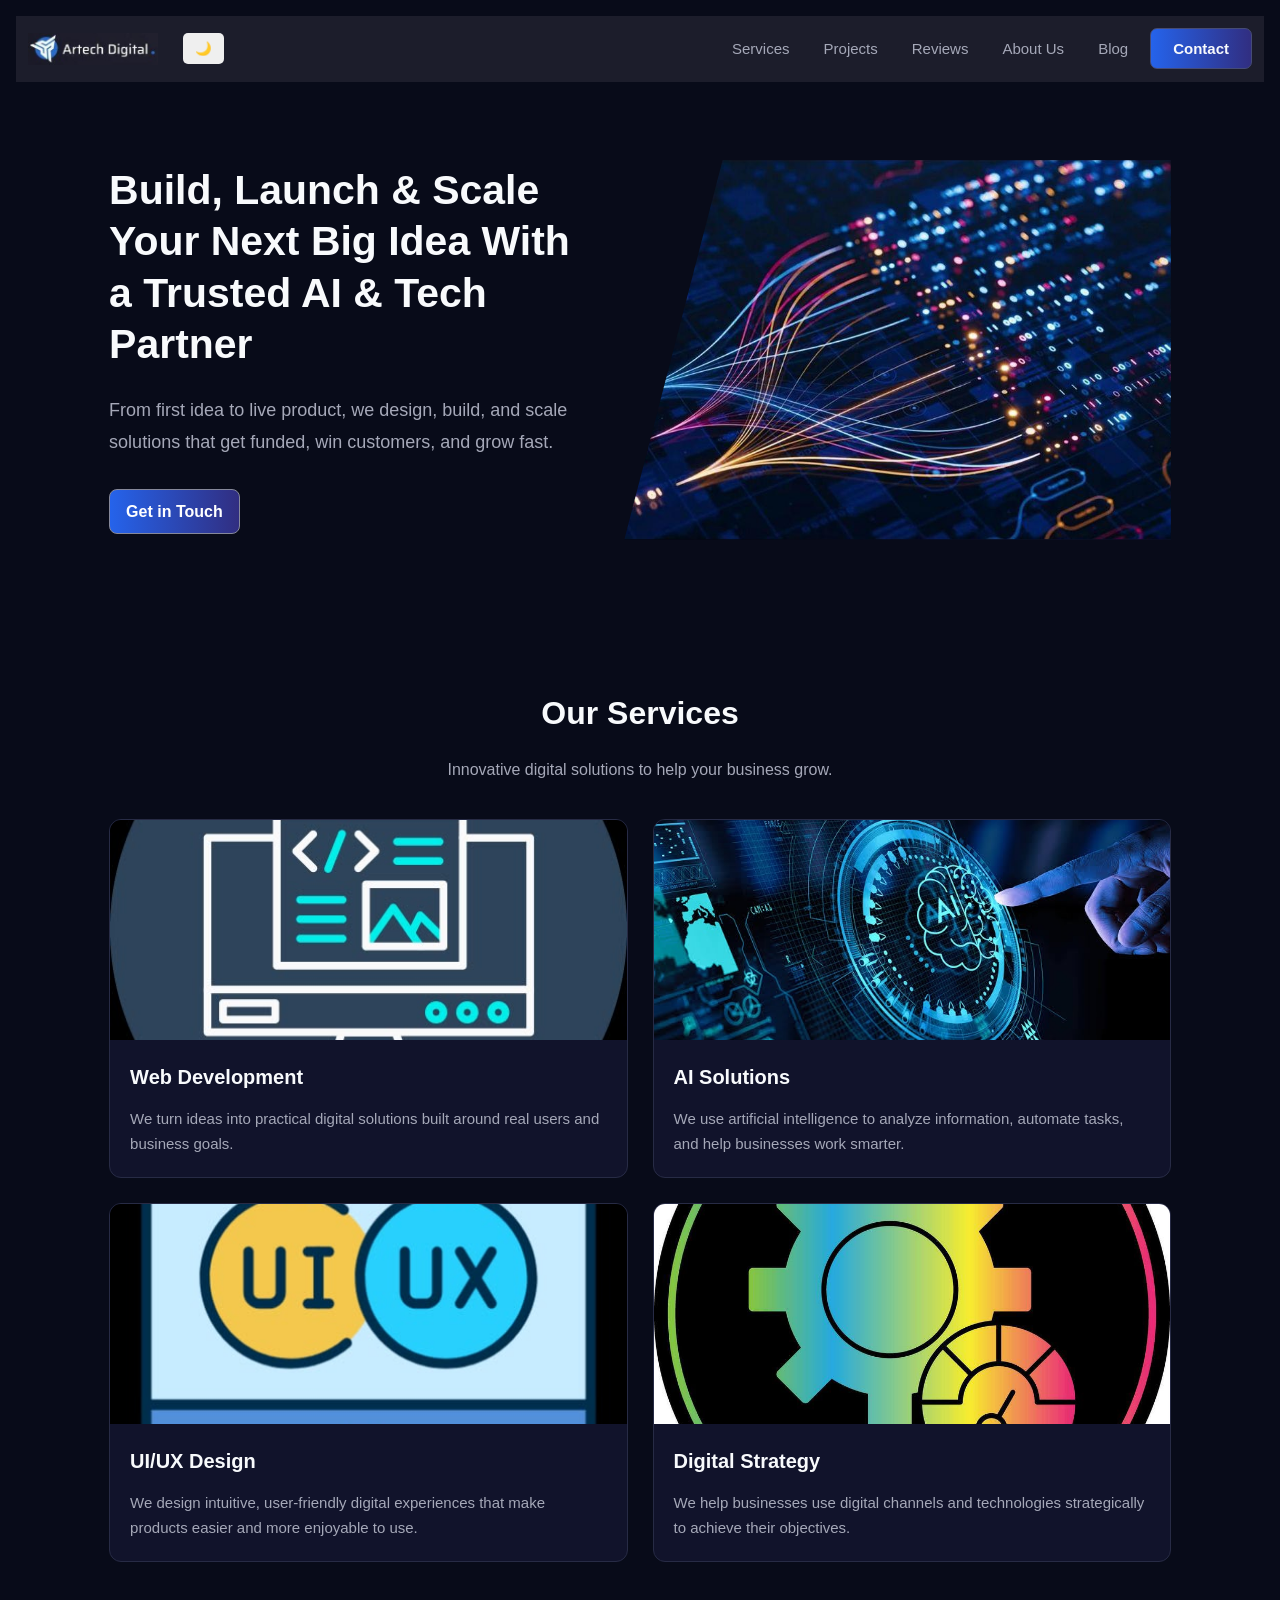
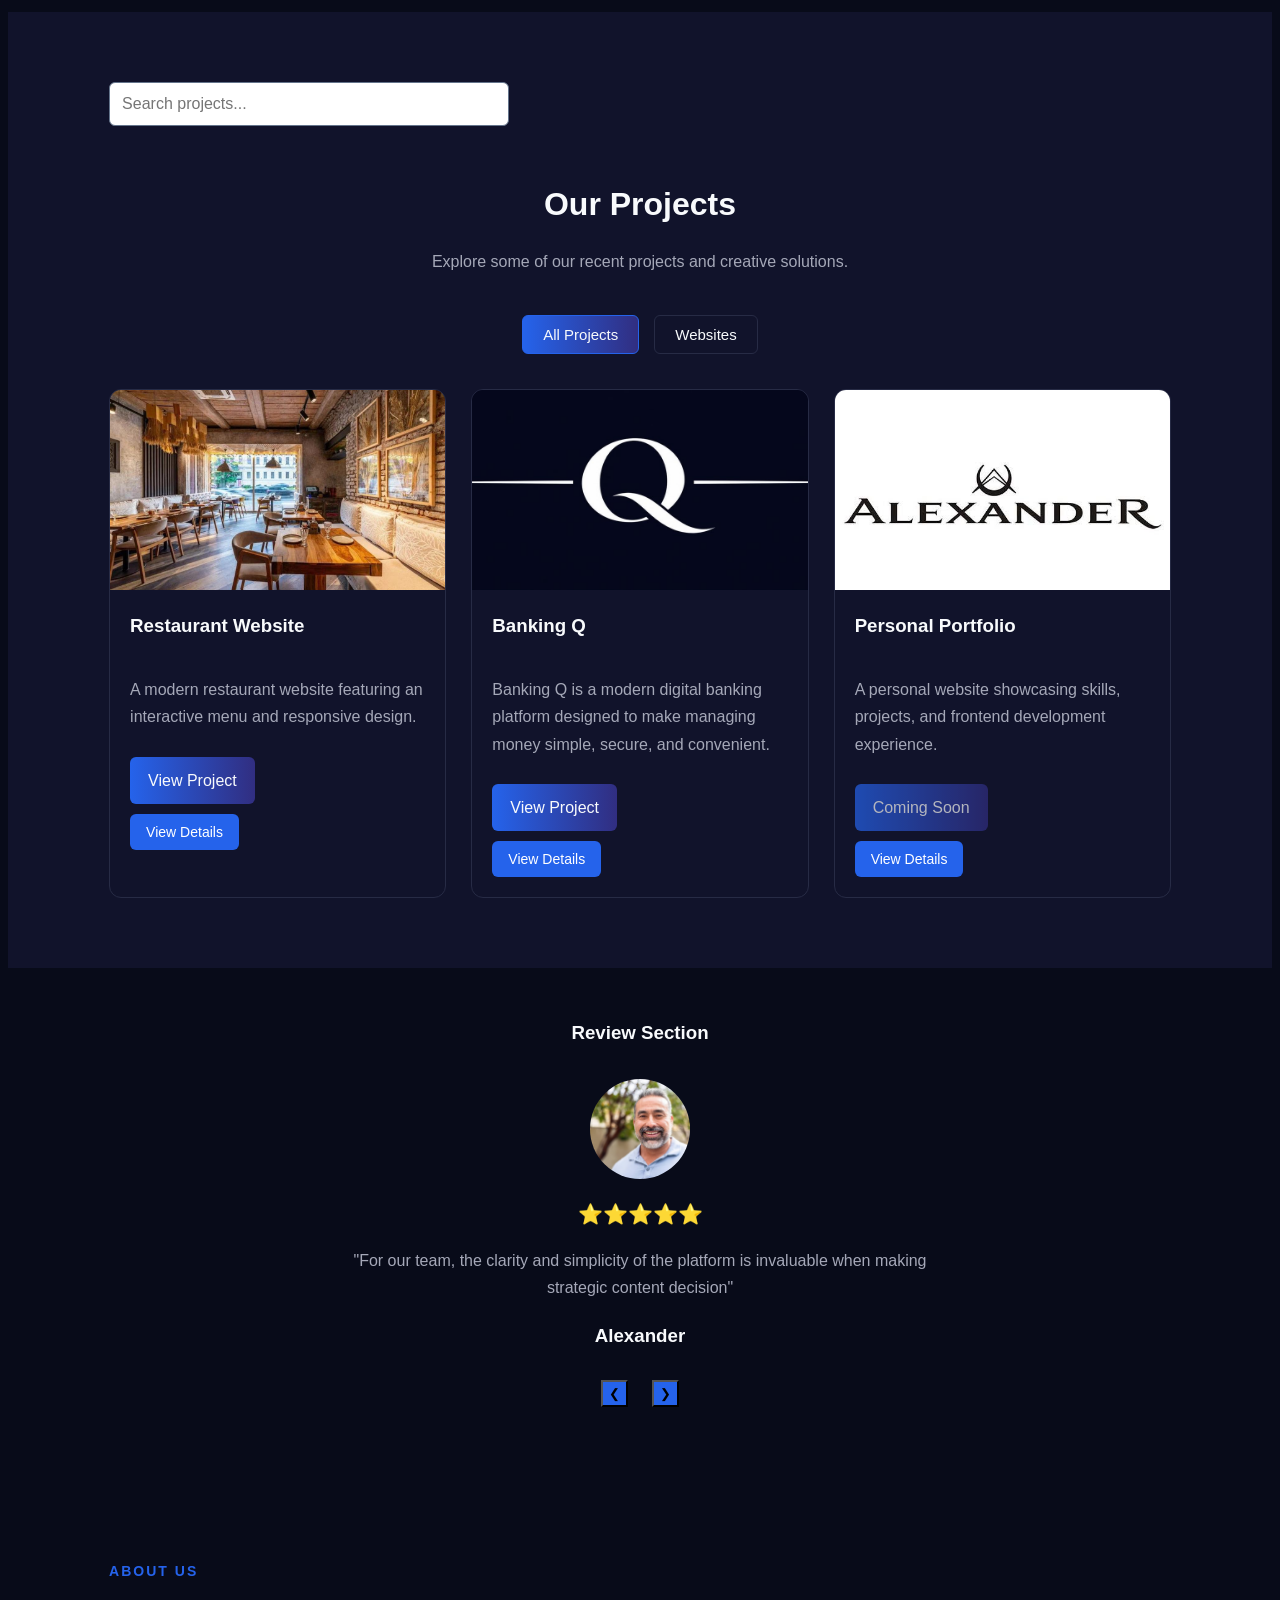
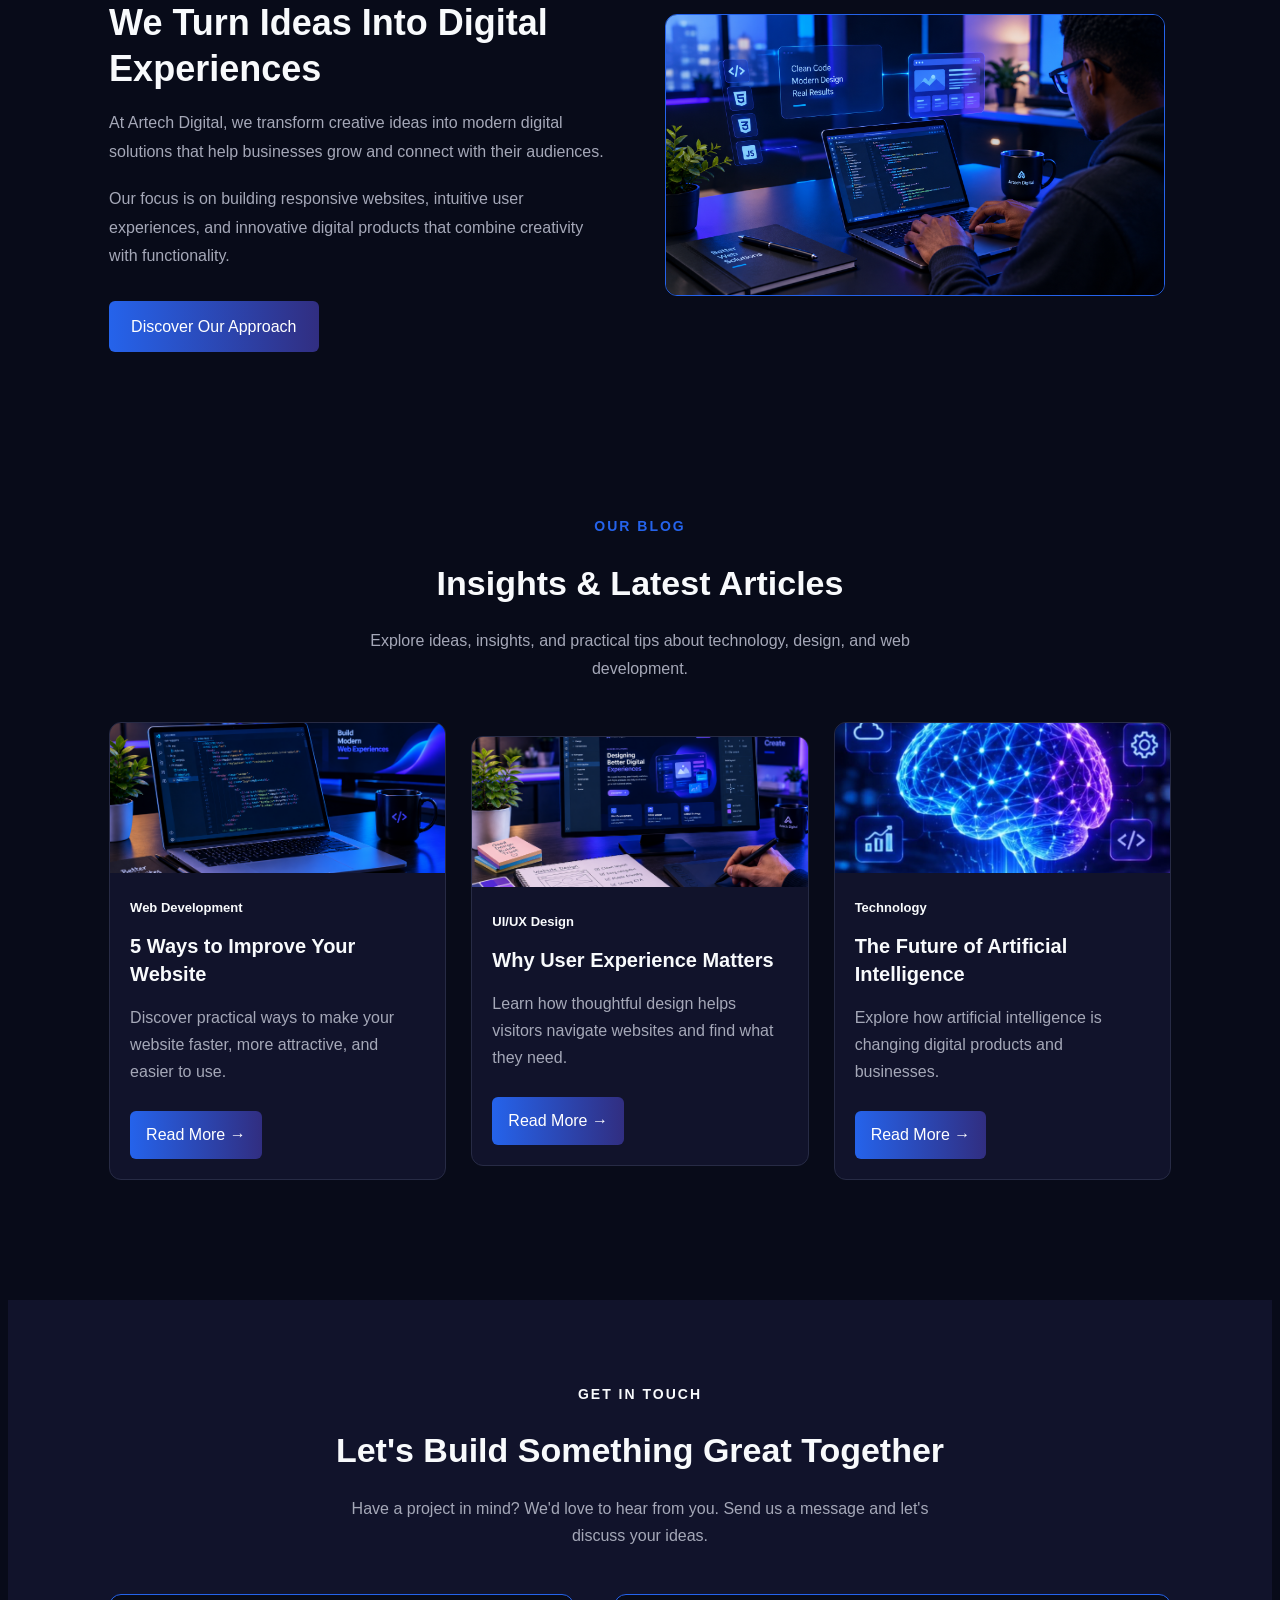
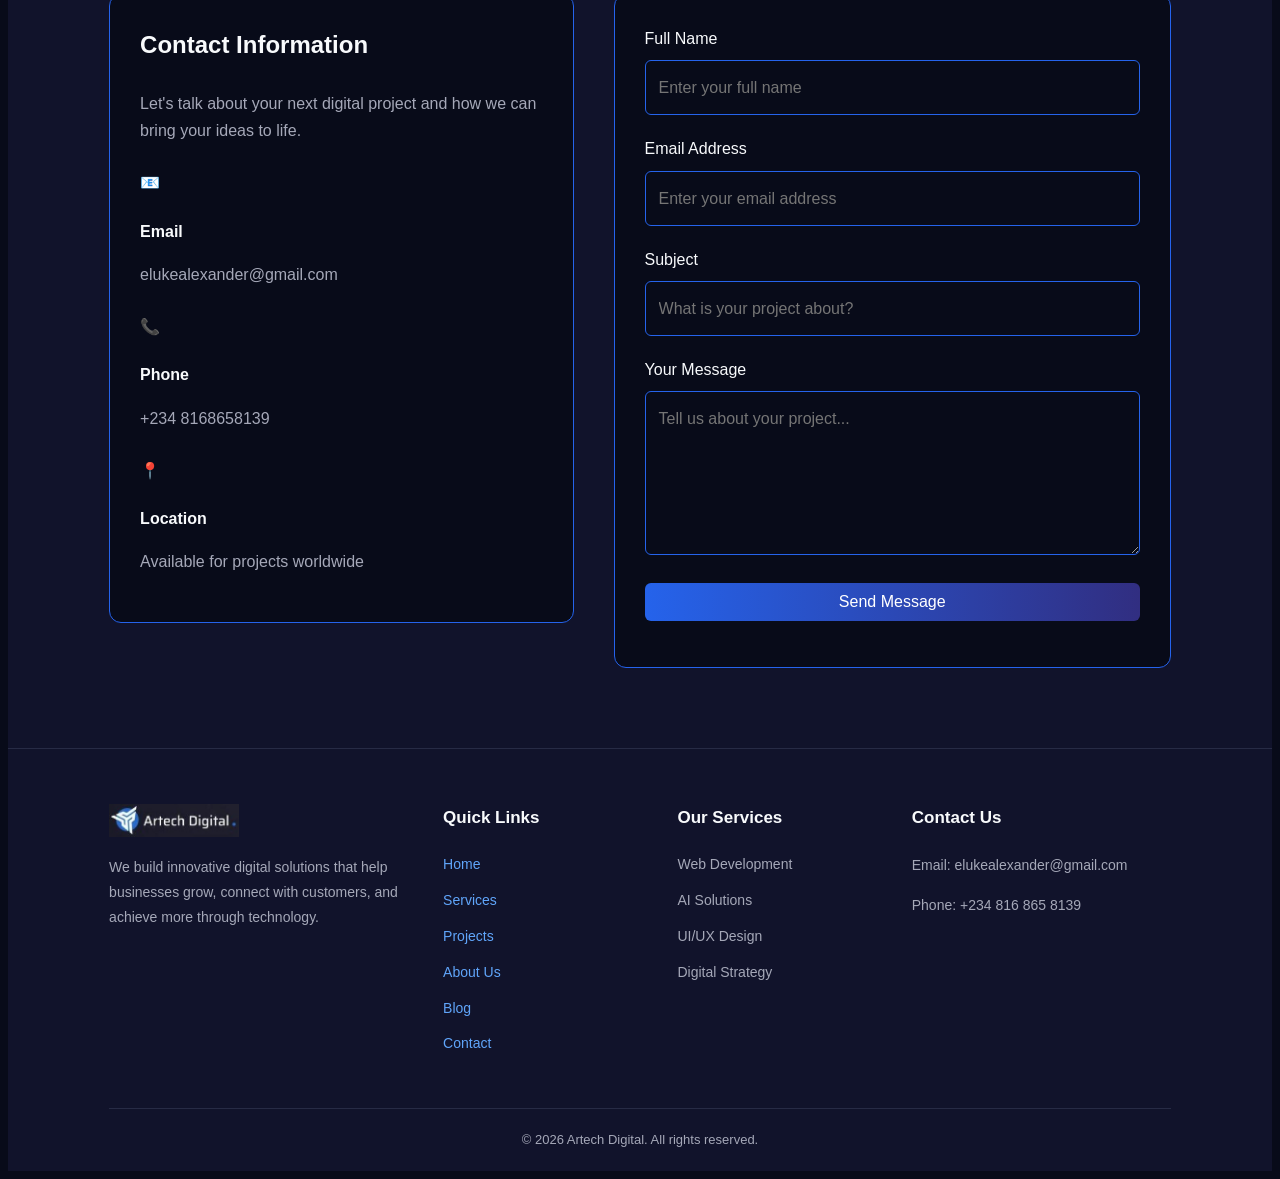
<file: index.html>
<!DOCTYPE html>
<html lang="en">
    <head>
        <meta charset="UTF-8" />
        <meta name="viewport" content="width=device-width, initial-scale=1.0">
        <link rel="stylesheet" href="artech.css">
        <title>ArTech Digital</title>
    </head>
    <body>
        <header>
            <nav>
                <img src="artech%20logo.jpg.jpg" alt="artechLogo">
                <button id="themeButton">🌙</button>
                <button id="menuButton" aria-label="Open navigation menu" aria-expanded="false"> ☰ </button>
                
                <ul id="navLinks">
                    <li><a href="#" id="serviceLinks">Services</a></li>
                    <li><a href="#" id="projectLinks">Projects</a></li>
                    <li><a href="#" id="reviewLinks">Reviews</a></li>
                    <li><a href="#" id="aboutLinks">About Us</a></li>
                    <li><a href="#" id="blogLinks">Blog</a></li>
                    <li><button id="contactLinks">Contact</button></li>
                </ul>
            </nav>
                
        </header>
        
<section class="hero" id="home">

    <div class="hero-content">

        <div class="hero-text">

            <h2>
                Build, Launch &amp; Scale Your Next Big Idea
                With a Trusted AI &amp; Tech Partner
            </h2>

            <p>
                From first idea to live product, we design,
                build, and scale solutions that get funded,
                win customers, and grow fast.
            </p>

            <a href="#contact" class="btn">
                Get in Touch
            </a>

        </div>
        
        <div class="hero-side-text">

            <img src="artech.png.png" alt="Artech Digital technology solutions">

        </div>

    </div>
        </section>

<section class="services-section" id="services">

    <div class="services-heading">
        <h2>Our Services</h2>
        <p>Innovative digital solutions to help your business grow.</p>
    </div>

    <div class="service">

        <div class="service-card">
            <div class="service-img">
                <img src="web%20design.jpg.jpeg" alt="Web Development">
            </div>
            <div class="service-content">
                <h3>Web Development</h3>
                <p>We turn ideas into practical digital solutions built around real users and business goals.</p>
            </div>
        </div>

        <div class="service-card">
            <div class="service-img">
                <img src="AI.jpg.jpeg" alt="AI Solutions">
            </div>
            <div class="service-content">
                <h3>AI Solutions</h3>
                <p>We use artificial intelligence to analyze information, automate tasks, and help businesses work smarter.</p>
            </div>
        </div>

        <div class="service-card">
            <div class="service-img">
                <img src="UI-UX.jpg.jpeg" alt="UI and UX Design">
            </div>
            <div class="service-content">
                <h3>UI/UX Design</h3>
                <p>We design intuitive, user-friendly digital experiences that make products easier and more enjoyable to use.</p>
            </div>
        </div>

        <div class="service-card">
            <div class="service-img">
                <img src="performance%20opti.jpg.jpeg" alt="Digital Strategy">
            </div>
            <div class="service-content">
                <h3>Digital Strategy</h3>
                <p>We help businesses use digital channels and technologies strategically to achieve their objectives.</p>
            </div>
        </div>
    </div>


</section>
        
        <section class="projects" id="projects">
                
    <input type="text" id="projectSearch" placeholder="Search projects...">
    <p id="noResults" style="display: none;">No projects found.</p>

    <h2>Our Projects</h2>

    <p class="projects-intro">
        Explore some of our recent projects and creative solutions.
    </p>
                
<div class="project-filters">

    <button class="filter-button active" data-filter="all">
        All Projects
    </button>

    <button class="filter-button" data-filter="website">
        Websites
    </button>

</div>



    <div class="projects-container">
        <div class="project-card" data-category="website">
            <img src="restaurant1.jpg.jpeg" alt="Restaurant website">
            
            <div class="project-info">
                <h3>Restaurant Website</h3>
                <p>
                    A modern restaurant website featuring an
                    interactive menu and responsive design.
                </p>
                
              <a href="https://alexscript-lang.github.io/rosario-ximena-restaurant/"
                     class="project-button">
                    View Project
                </a>
                <button class="detailsBtn">View Details</button>
                <p class="project-details" style="display: none;">
                   Technologies: HTML, CSS, JavaScript.
                   Features: Responsive design and interactive menu.
                </p>
            </div>
        </div>
        
        <div class="project-card" data-category="website">
            <img src="bankinglogo2.jpeg" alt="Banking Q website">
            
            <div class="project-info">

                <h3>Banking Q</h3>
                <p>
                    Banking Q is a modern digital banking platform designed 
                    to make managing money simple, secure, and convenient.
                </p>

               <a href="https://alexscript-lang.github.io/-banking-q/"
                    class="project-button">
                    View Project
                </a>
                <button class="detailsBtn">View Details</button>

                <p class="project-details" style="display: none;">
                    From smart savings and personal finance management to seamless digital,
                    banking solutions,we empower individuals to take control of their finances,
                    make smarter financial decisions, and build a better financial future.
                </p>

            </div>
        </div>
        
        <div class="project-card" data-category="website">
            <img src="logoskill.jpg.jpeg" alt="Personal portfolio website">

            <div class="project-info">
                <h3>Personal Portfolio</h3>
                <p>
                    A personal website showcasing skills,
                    projects, and frontend development experience.
                </p>

               <span class="project-button coming-soon">
                   Coming Soon
                </span>
                <button class="detailsBtn">View Details</button>

                <p class="project-details" style="display: none;">
                   Technologies: HTML, CSS, JavaScript.
                   Features: Personal introduction, skills showcase, project gallery,
                   and responsive layout.
                </p>

            </div>
        </div>
    </div>

</section>
        
        <section class="review-section" id="reviews">
            <h3>Review Section</h3>
        <div class="review-container">
            <div class="review active">
                <img src="testimonial1.jpeg.jpeg" alt="testimonial1">
                <div class="stars">⭐⭐⭐⭐⭐</div>
                <p>"For our team, the clarity and simplicity of the platform 
                    is invaluable when making strategic content decision"</p>
                <h3>Alexander</h3>
            </div>
            <div class="review">
                <img src="testimonial2.jpeg.jpeg" alt="testimonial2">
                <div class="stars">⭐⭐⭐⭐⭐</div>
               <p>"ArTech Digital understood our vision and helped us turn 
                   our ideas into a clean, professional digital experience." </p>
                <h3>Sarah</h3>
            </div>
            <div class="review">
                <img src="testimonial3.jpeg.jpeg" alt="testimonial3">
                <div class="stars">⭐⭐⭐⭐⭐</div>
                <p>"The design was modern, easy to use,and worked beautifully 
                    across different screen sizes. Great attention to detail." </p>
                <h3>Rita</h3>
            </div>
            <button id="prevBtn">❮</button>
            <button id="nextBtn">❯</button>
            </div>
        </section>
<section class="about" id="about">

    <div class="about-content">

        <span class="about-label">ABOUT US</span>

        <h2>We Turn Ideas Into Digital Experiences</h2>

        <p>
            At Artech Digital, we transform creative ideas into
            modern digital solutions that help businesses grow
            and connect with their audiences.
        </p>

        <p>
            Our focus is on building responsive websites,
            intuitive user experiences, and innovative digital
            products that combine creativity with functionality.
        </p>

        <a href="#contact" class="about-button">
            Discover Our Approach
        </a>

    </div>

    <div class="about-image">
       <img src="artectabt%20us.png" alt="Modern digital technology and innovation">
    </div>

</section>
        
<section class="blog" id="blog">

    <div class="blog-heading">

        <span class="blog-label">OUR BLOG</span>

        <h2>Insights & Latest Articles</h2>

        <p>
            Explore ideas, insights, and practical tips
            about technology, design, and web development.
        </p>

    </div>

    <div class="blog-container">

       
        <article class="blog-card">

            <img src="blog1.png" alt="Web development workspace">

            <div class="blog-content">

                <span class="blog-category">Web Development</span>

                <h3>5 Ways to Improve Your Website</h3>

                <p>
                    Discover practical ways to make your website
                    faster, more attractive, and easier to use.
                </p>

                <a href="blog/web-dev.html"
                   class="blog-button">
                    Read More →
                </a>

            </div>

        </article>


        <article class="blog-card">

            <img src="blog2.png" alt="Modern website design">
            
            <div class="blog-content">

                <span class="blog-category">UI/UX Design</span>

                <h3>Why User Experience Matters</h3>

                <p>
                    Learn how thoughtful design helps visitors
                    navigate websites and find what they need.
                </p>

                <a href="blog2/ui.html"
                   class="blog-button">
                    Read More →
                </a>

            </div>

        </article>

        <article class="blog-card">

            <img src="blog3.jpg.jpeg" alt="Artificial intelligence technology">

            <div class="blog-content">

                <span class="blog-category">Technology</span>

                <h3>The Future of Artificial Intelligence</h3>

                <p>
                    Explore how artificial intelligence is
                    changing digital products and businesses.
                </p>

                <a href="blog3/tech.html"
                   class="blog-button">
                    Read More →
                </a>

            </div>

        </article>

    </div>
        </section>
   
<section class="contact" id="contact">

    <div class="contact-heading">
        <span class="contact-label">GET IN TOUCH</span>

        <h2>Let's Build Something Great Together</h2>

        <p>
            Have a project in mind? We'd love to hear from you.
            Send us a message and let's discuss your ideas.
        </p>
    </div>

    <div class="contact-container">

        <div class="contact-info">

            <h3>Contact Information</h3>

            <p>
                Let's talk about your next digital project
                and how we can bring your ideas to life.
            </p>

            <div class="contact-item">
                <span>📧</span>
                <h4>Email</h4>
                <p>elukealexander@gmail.com</p>
            </div>

            <div class="contact-item">
                <span>📞</span>
                <h4>Phone</h4>
                <p>+234 8168658139</p>
            </div>

            <div class="contact-item">
                <span>📍</span>
                <h4>Location</h4>
                <p>Available for projects worldwide</p>
            </div>

        </div>

        <form class="contact-form" id="contactForm">

            <div class="form-group">
                <label for="fullName">Full Name</label>

                <input
                    type="text"
                    id="fullName"
                    name="fullName"
                    placeholder="Enter your full name"
                    required
                >
            </div>

            <div class="form-group">
                <label for="email">Email Address</label>

                <input
                    type="email"
                    id="email"
                    name="email"
                    placeholder="Enter your email address"
                    required
                >
            </div>

            <div class="form-group">
                <label for="subject">Subject</label>

                <input
                    type="text"
                    id="subject"
                    name="subject"
                    placeholder="What is your project about?"
                    required
                >
            </div>

            <div class="form-group">
                <label for="message">Your Message</label>

                <textarea
                    id="message"
                    name="message"
                    rows="5"
                    placeholder="Tell us about your project..."
                    required
                ></textarea>
            </div>
            
            <button type="submit" class="contact-button">
              Send Message
            </button>
               
            <p id="formMessage" aria-live="polite"></p>

        </form>

    </div>

</section>
        
 <footer class="footer">
    <div class="footer-container">

    <div class="footer-about">
        <img src="artech%20logo.jpg.jpg" alt="ArTech Digital Logo">

        <p>
            We build innovative digital solutions that help businesses
            grow, connect with customers, and achieve more through technology.
        </p>
    </div>

    <div class="footer-links">
        <h3>Quick Links</h3>
        <ul>
            <li><a href="#home">Home</a></li>
            <li><a href="#services">Services</a></li>
            <li><a href="#projects">Projects</a></li>
            <li><a href="#about">About Us</a></li>
            <li><a href="#blog">Blog</a></li>
            <li><a href="#contact">Contact</a></li>
        </ul>
    </div>

    <div class="footer-services">
        <h3>Our Services</h3>
        <ul>
            <li>Web Development</li>
            <li>AI Solutions</li>
            <li>UI/UX Design</li>
            <li>Digital Strategy</li>
        </ul>
    </div>

    <div class="footer-contact">
        <h3>Contact Us</h3>
        <p>Email: elukealexander@gmail.com</p>
        <p>Phone: +234 816 865 8139</p>
    </div>

</div>

<div class="footer-bottom">
    <p>&copy; 2026 Artech Digital. All rights reserved.</p>
</div>

</footer>
        
   <script src="artech.js"></script>
    </body>
</html>
</file>
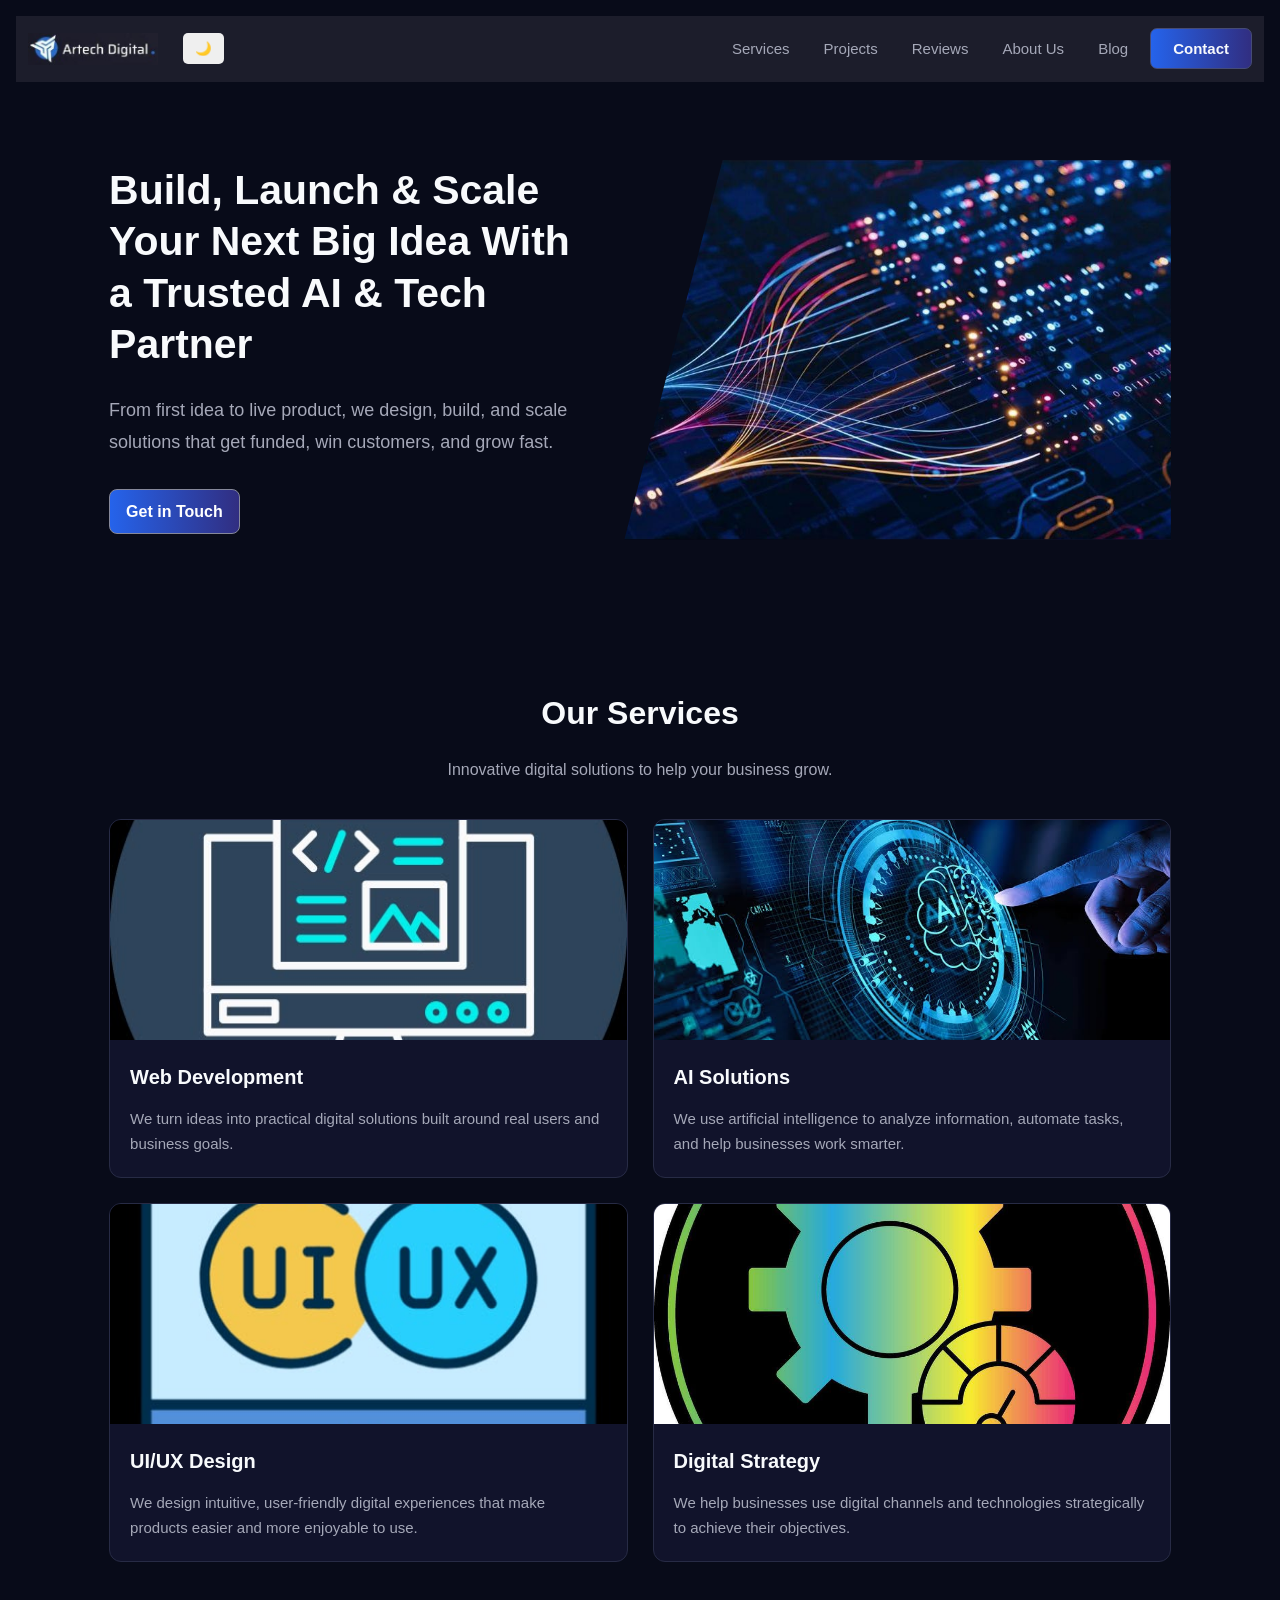
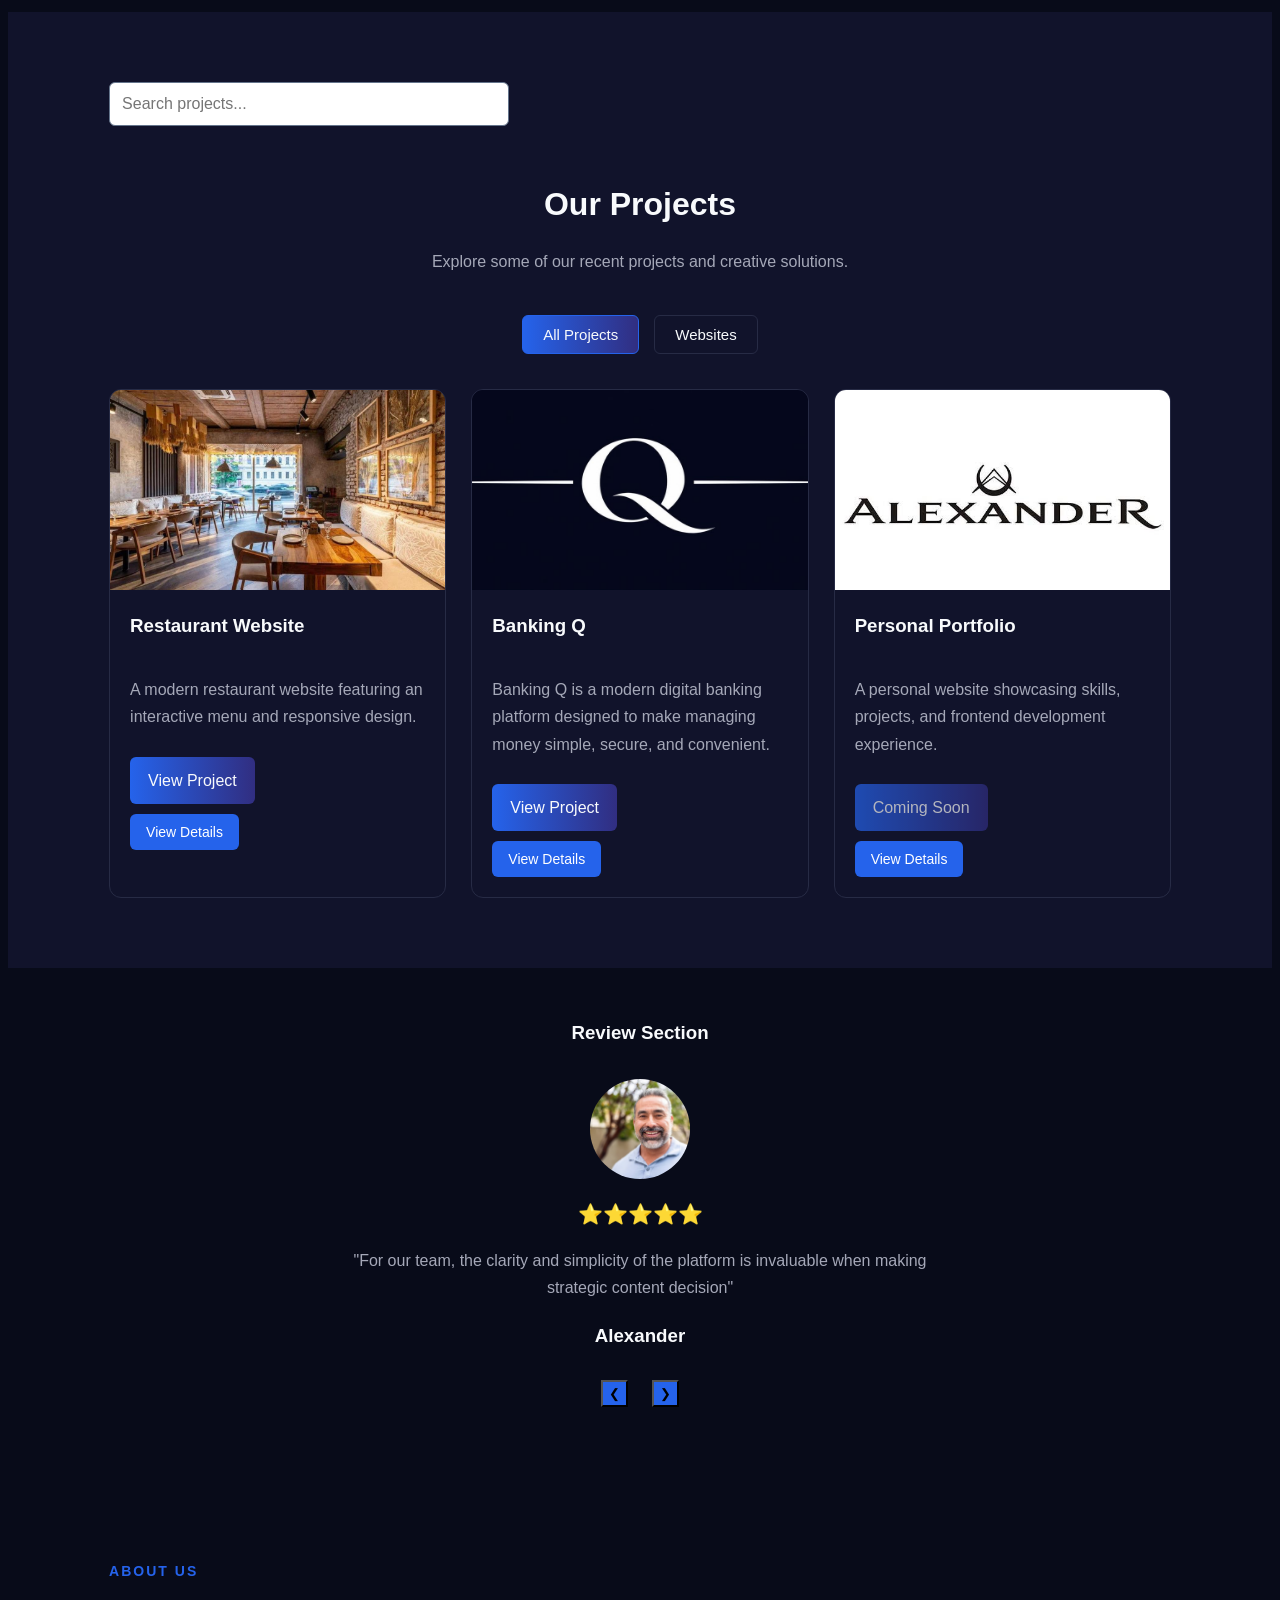
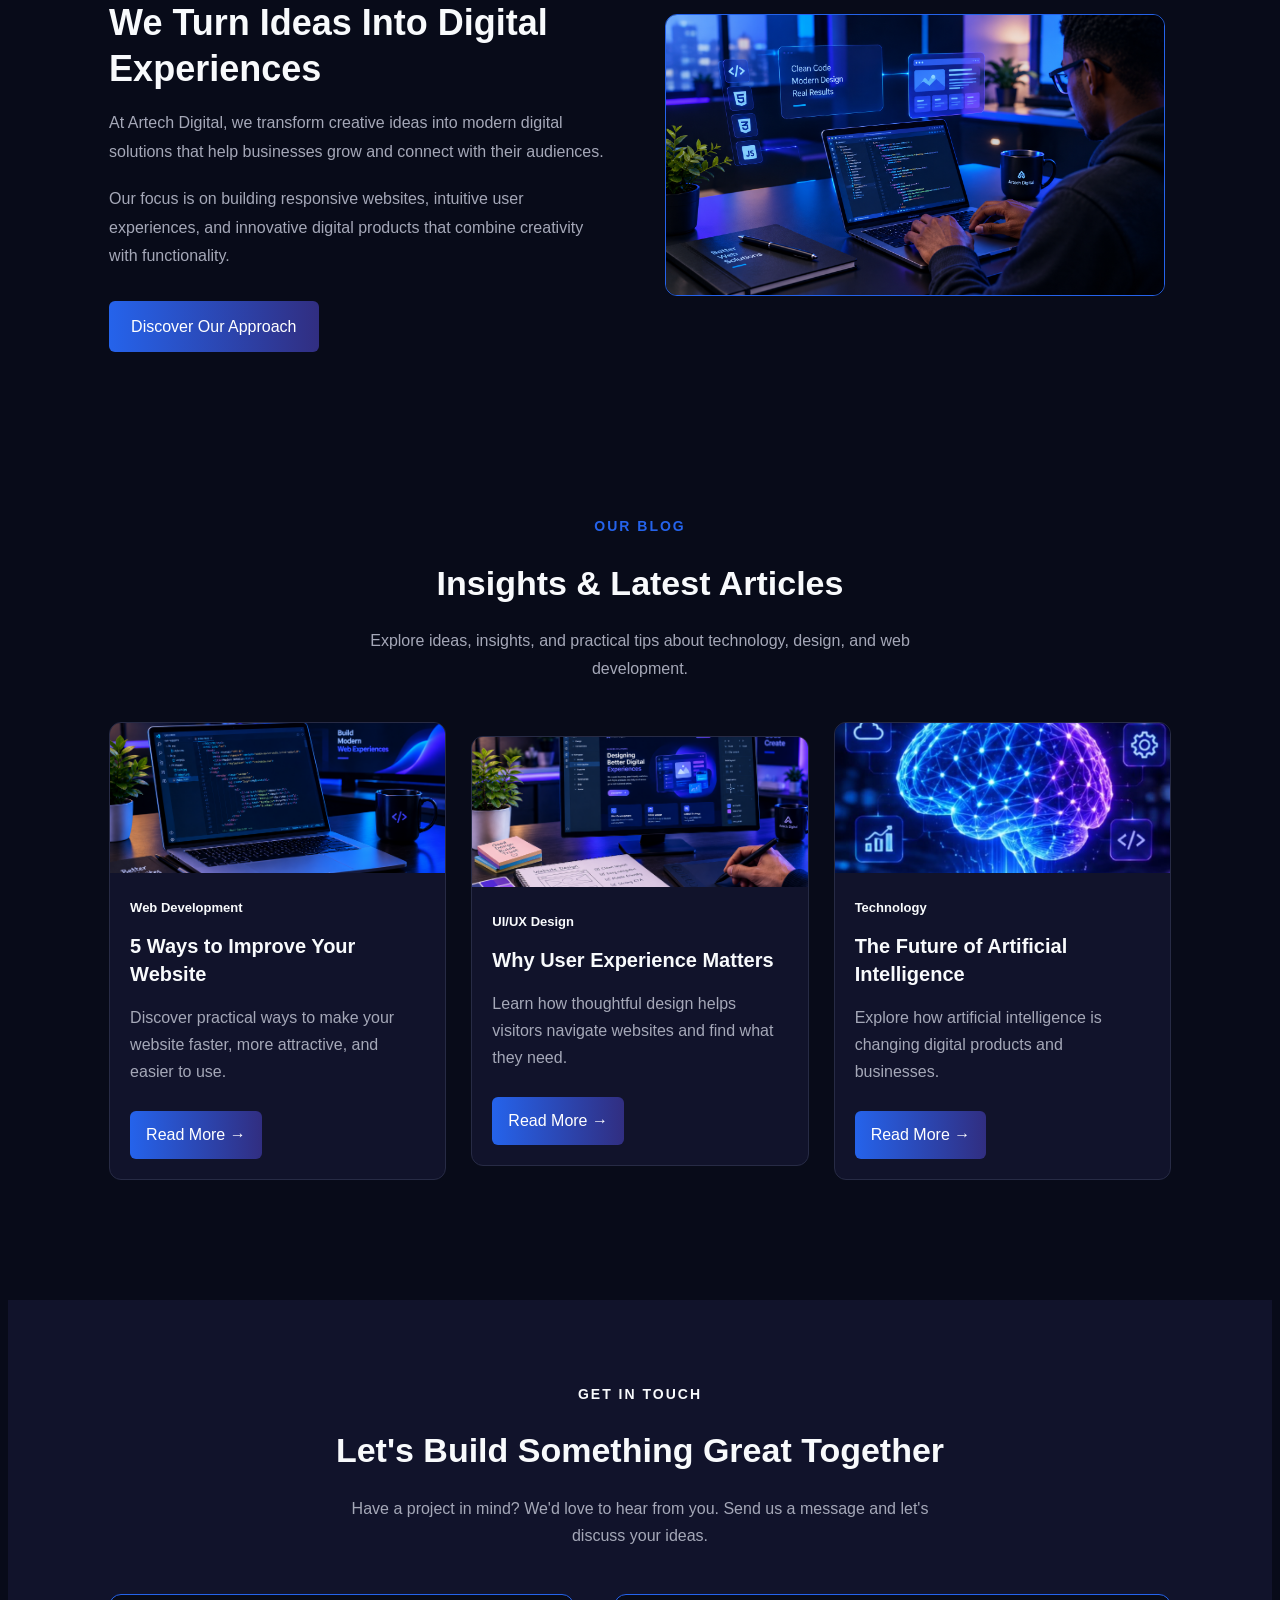
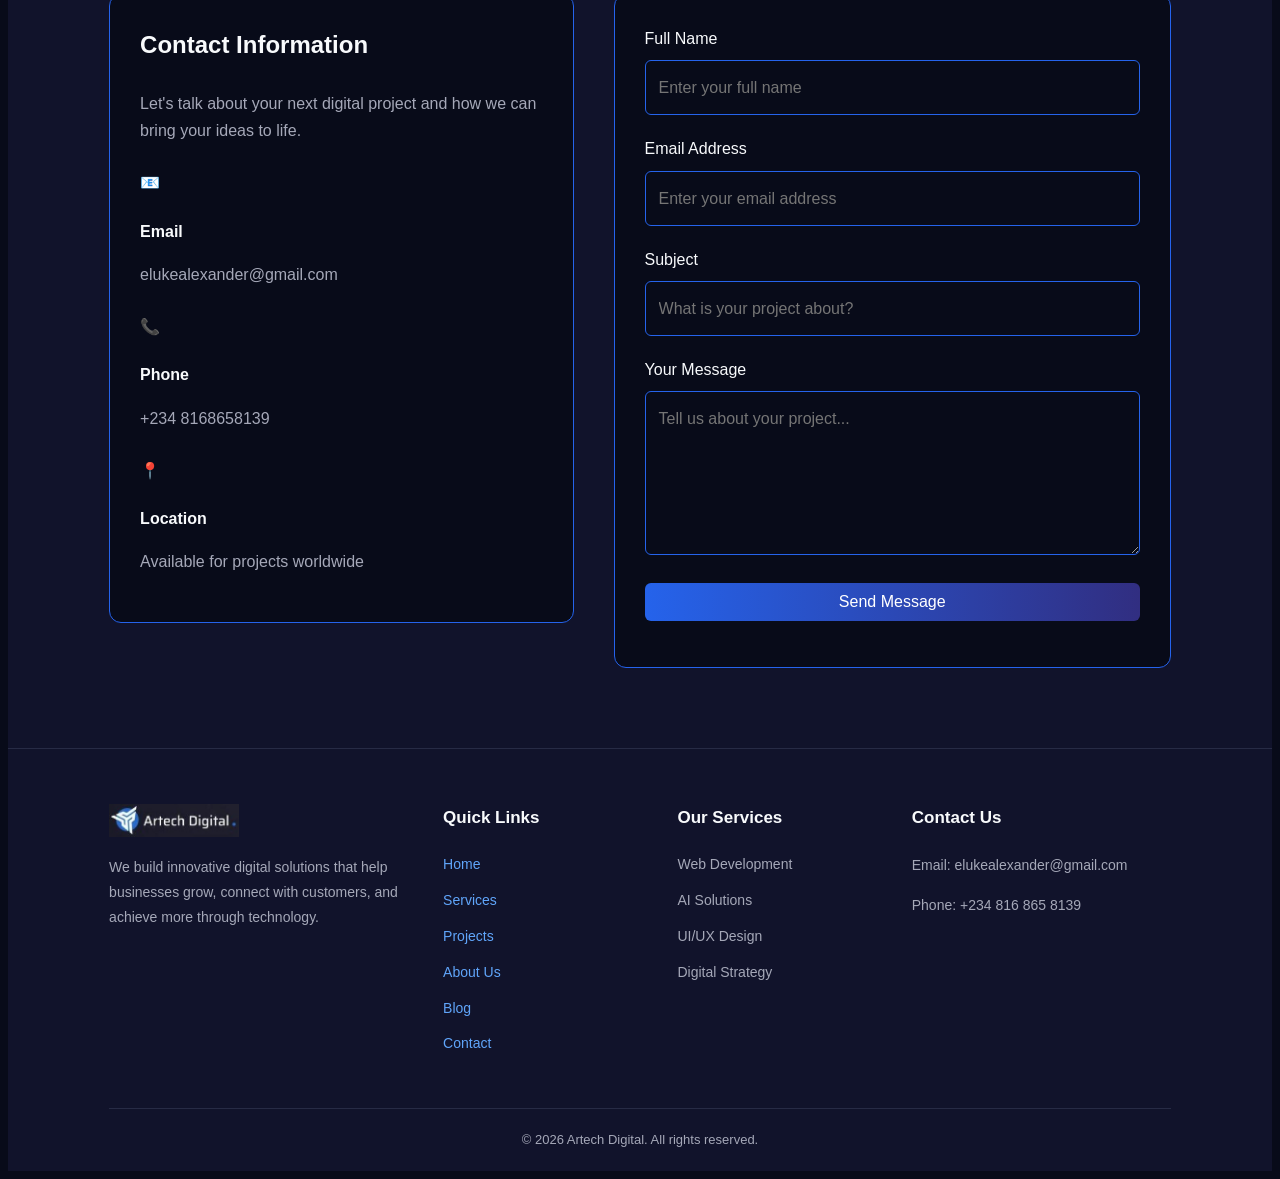
<file: artech.html>
<!DOCTYPE html>
<html lang="en">
    <head>
        <meta charset="UTF-8" />
        <meta name="viewport" content="width=device-width, initial-scale=1.0">
        <link rel="stylesheet" href="artech.css">
        <title>ArTech Digital</title>
    </head>
    <body>
        <header>
            <nav>
                <img src="artech%20logo.jpg.jpg" alt="artechLogo">
                <button id="themeButton">🌙</button>
                <button id="menuButton" aria-label="Open navigation menu" aria-expanded="false"> ☰ </button>
                
                <ul id="navLinks">
                    <li><a href="#" id="serviceLinks">Services</a></li>
                    <li><a href="#" id="projectLinks">Projects</a></li>
                    <li><a href="#" id="reviewLinks">Reviews</a></li>
                    <li><a href="#" id="aboutLinks">About Us</a></li>
                    <li><a href="#" id="blogLinks">Blog</a></li>
                    <li><button id="contactLinks">Contact</button></li>
                </ul>
            </nav>
                
        </header>
        
<section class="hero" id="home">

    <div class="hero-content">

        <div class="hero-text">

            <h2>
                Build, Launch &amp; Scale Your Next Big Idea
                With a Trusted AI &amp; Tech Partner
            </h2>

            <p>
                From first idea to live product, we design,
                build, and scale solutions that get funded,
                win customers, and grow fast.
            </p>

            <a href="#contact" class="btn">
                Get in Touch
            </a>

        </div>
        
        <div class="hero-side-text">

            <img src="artech.png.png" alt="Artech Digital technology solutions">

        </div>

    </div>
        </section>

<section class="services-section" id="services">

    <div class="services-heading">
        <h2>Our Services</h2>
        <p>Innovative digital solutions to help your business grow.</p>
    </div>

    <div class="service">

        <div class="service-card">
            <div class="service-img">
                <img src="web%20design.jpg.jpeg" alt="Web Development">
            </div>
            <div class="service-content">
                <h3>Web Development</h3>
                <p>We turn ideas into practical digital solutions built around real users and business goals.</p>
            </div>
        </div>

        <div class="service-card">
            <div class="service-img">
                <img src="AI.jpg.jpeg" alt="AI Solutions">
            </div>
            <div class="service-content">
                <h3>AI Solutions</h3>
                <p>We use artificial intelligence to analyze information, automate tasks, and help businesses work smarter.</p>
            </div>
        </div>

        <div class="service-card">
            <div class="service-img">
                <img src="UI-UX.jpg.jpeg" alt="UI and UX Design">
            </div>
            <div class="service-content">
                <h3>UI/UX Design</h3>
                <p>We design intuitive, user-friendly digital experiences that make products easier and more enjoyable to use.</p>
            </div>
        </div>

        <div class="service-card">
            <div class="service-img">
                <img src="performance%20opti.jpg.jpeg" alt="Digital Strategy">
            </div>
            <div class="service-content">
                <h3>Digital Strategy</h3>
                <p>We help businesses use digital channels and technologies strategically to achieve their objectives.</p>
            </div>
        </div>
    </div>


</section>
        
        <section class="projects" id="projects">
                
    <input type="text" id="projectSearch" placeholder="Search projects...">
    <p id="noResults" style="display: none;">No projects found.</p>

    <h2>Our Projects</h2>

    <p class="projects-intro">
        Explore some of our recent projects and creative solutions.
    </p>
                
<div class="project-filters">

    <button class="filter-button active" data-filter="all">
        All Projects
    </button>

    <button class="filter-button" data-filter="website">
        Websites
    </button>

</div>



    <div class="projects-container">
        <div class="project-card" data-category="website">
            <img src="restaurant1.jpg.jpeg" alt="Restaurant website">
            
            <div class="project-info">
                <h3>Restaurant Website</h3>
                <p>
                    A modern restaurant website featuring an
                    interactive menu and responsive design.
                </p>
              <a href="https://alexscript-lang.github.io/rosario-ximena-restaurant/"
                     class="project-button">
                    View Project
                </a>
                <button class="detailsBtn">View Details</button>
                <p class="project-details" style="display: none;">
                   Technologies: HTML, CSS, JavaScript.
                   Features: Responsive design and interactive menu.
                </p>
            </div>
        </div>
        
        <div class="project-card" data-category="website">
            <img src="bankinglogo2.jpeg" alt="Banking Q website">
            
            <div class="project-info">

                <h3>Banking Q</h3>
                <p>
                    Banking Q is a modern digital banking platform designed 
                    to make managing money simple, secure, and convenient.
                </p>

               <a href="https://alexscript-lang.github.io/rosario-ximena-restaurant/"
                    class="project-button">
                    View Project
                </a>
                <button class="detailsBtn">View Details</button>

                <p class="project-details" style="display: none;">
                    From smart savings and personal finance management to seamless digital,
                    banking solutions,we empower individuals to take control of their finances,
                    make smarter financial decisions, and build a better financial future.
                </p>

            </div>
        </div>
        
        <div class="project-card" data-category="website">
            <img src="logoskill.jpg.jpeg" alt="Personal portfolio website">

            <div class="project-info">
                <h3>Personal Portfolio</h3>
                <p>
                    A personal website showcasing skills,
                    projects, and frontend development experience.
                </p>

                <span class="project-button coming-soon">
                 Coming Soon
                </span>
                
                <button class="detailsBtn">View Details</button>

                <p class="project-details" style="display: none;">
                   Technologies: HTML, CSS, JavaScript.
                   Features: Personal introduction, skills showcase, project gallery,
                   and responsive layout.
                </p>

            </div>
        </div>
    </div>

</section>
        
        <section class="review-section" id="reviews">
            <h3>Review Section</h3>
        <div class="review-container">
            <div class="review active">
                <img src="testimonial1.jpeg.jpeg" alt="testimonial1">
                <div class="stars">⭐⭐⭐⭐⭐</div>
                <p>"For our team, the clarity and simplicity of the platform 
                    is invaluable when making strategic content decision"</p>
                <h3>Alexander</h3>
            </div>
            <div class="review">
                <img src="testimonial2.jpeg.jpeg" alt="testimonial2">
                <div class="stars">⭐⭐⭐⭐⭐</div>
               <p>"ArTech Digital understood our vision and helped us turn 
                   our ideas into a clean, professional digital experience." </p>
                <h3>Sarah</h3>
            </div>
            <div class="review">
                <img src="testimonial3.jpeg.jpeg" alt="testimonial3">
                <div class="stars">⭐⭐⭐⭐⭐</div>
                <p>"The design was modern, easy to use,and worked beautifully 
                    across different screen sizes. Great attention to detail." </p>
                <h3>Rita</h3>
            </div>
            <button id="prevBtn">❮</button>
            <button id="nextBtn">❯</button>
            </div>
        </section>
<section class="about" id="about">

    <div class="about-content">

        <span class="about-label">ABOUT US</span>

        <h2>We Turn Ideas Into Digital Experiences</h2>

        <p>
            At Artech Digital, we transform creative ideas into
            modern digital solutions that help businesses grow
            and connect with their audiences.
        </p>

        <p>
            Our focus is on building responsive websites,
            intuitive user experiences, and innovative digital
            products that combine creativity with functionality.
        </p>

        <a href="#contact" class="about-button">
            Discover Our Approach
        </a>

    </div>

    <div class="about-image">
       <img src="artectabt%20us.png" alt="Modern digital technology and innovation">
    </div>

</section>
        
<section class="blog" id="blog">

    <div class="blog-heading">

        <span class="blog-label">OUR BLOG</span>

        <h2>Insights & Latest Articles</h2>

        <p>
            Explore ideas, insights, and practical tips
            about technology, design, and web development.
        </p>

    </div>

    <div class="blog-container">

       
        <article class="blog-card">

            <img src="blog1.png" alt="Web development workspace">

            <div class="blog-content">

                <span class="blog-category">Web Development</span>

                <h3>5 Ways to Improve Your Website</h3>

                <p>
                    Discover practical ways to make your website
                    faster, more attractive, and easier to use.
                </p>

                <a href="blog/web-dev.html"
                   class="blog-button">
                    Read More →
                </a>

            </div>

        </article>


        <article class="blog-card">

            <img src="blog2.png" alt="Modern website design">
            
            <div class="blog-content">

                <span class="blog-category">UI/UX Design</span>

                <h3>Why User Experience Matters</h3>

                <p>
                    Learn how thoughtful design helps visitors
                    navigate websites and find what they need.
                </p>

                <a href="blog2/ui.html"
                   class="blog-button">
                    Read More →
                </a>

            </div>

        </article>

        <article class="blog-card">

            <img src="blog3.jpg.jpeg" alt="Artificial intelligence technology">

            <div class="blog-content">

                <span class="blog-category">Technology</span>

                <h3>The Future of Artificial Intelligence</h3>

                <p>
                    Explore how artificial intelligence is
                    changing digital products and businesses.
                </p>

                <a href="blog3/tech.html"
                   class="blog-button">
                    Read More →
                </a>

            </div>

        </article>

    </div>
        </section>
   
<section class="contact" id="contact">

    <div class="contact-heading">
        <span class="contact-label">GET IN TOUCH</span>

        <h2>Let's Build Something Great Together</h2>

        <p>
            Have a project in mind? We'd love to hear from you.
            Send us a message and let's discuss your ideas.
        </p>
    </div>

    <div class="contact-container">

        <div class="contact-info">

            <h3>Contact Information</h3>

            <p>
                Let's talk about your next digital project
                and how we can bring your ideas to life.
            </p>

            <div class="contact-item">
                <span>📧</span>
                <h4>Email</h4>
                <p>elukealexander@gmail.com</p>
            </div>

            <div class="contact-item">
                <span>📞</span>
                <h4>Phone</h4>
                <p>+234 8168658139</p>
            </div>

            <div class="contact-item">
                <span>📍</span>
                <h4>Location</h4>
                <p>Available for projects worldwide</p>
            </div>

        </div>

        <form class="contact-form" id="contactForm">

            <div class="form-group">
                <label for="fullName">Full Name</label>

                <input
                    type="text"
                    id="fullName"
                    name="fullName"
                    placeholder="Enter your full name"
                    required
                >
            </div>

            <div class="form-group">
                <label for="email">Email Address</label>

                <input
                    type="email"
                    id="email"
                    name="email"
                    placeholder="Enter your email address"
                    required
                >
            </div>

            <div class="form-group">
                <label for="subject">Subject</label>

                <input
                    type="text"
                    id="subject"
                    name="subject"
                    placeholder="What is your project about?"
                    required
                >
            </div>

            <div class="form-group">
                <label for="message">Your Message</label>

                <textarea
                    id="message"
                    name="message"
                    rows="5"
                    placeholder="Tell us about your project..."
                    required
                ></textarea>
            </div>
            
            <button type="submit" class="contact-button">
              Send Message
            </button>
               
            <p id="formMessage" aria-live="polite"></p>

        </form>

    </div>

</section>
        
 <footer class="footer">
    <div class="footer-container">

    <div class="footer-about">
        <img src="artech%20logo.jpg.jpg" alt="ArTech Digital Logo">

        <p>
            We build innovative digital solutions that help businesses
            grow, connect with customers, and achieve more through technology.
        </p>
    </div>

    <div class="footer-links">
        <h3>Quick Links</h3>
        <ul>
            <li><a href="#home">Home</a></li>
            <li><a href="#services">Services</a></li>
            <li><a href="#projects">Projects</a></li>
            <li><a href="#about">About Us</a></li>
            <li><a href="#blog">Blog</a></li>
            <li><a href="#contact">Contact</a></li>
        </ul>
    </div>

    <div class="footer-services">
        <h3>Our Services</h3>
        <ul>
            <li>Web Development</li>
            <li>AI Solutions</li>
            <li>UI/UX Design</li>
            <li>Digital Strategy</li>
        </ul>
    </div>

    <div class="footer-contact">
        <h3>Contact Us</h3>
        <p>Email: elukealexander@gmail.com</p>
        <p>Phone: +234 816 865 8139</p>
    </div>

</div>

<div class="footer-bottom">
    <p>&copy; 2026 Artech Digital. All rights reserved.</p>
</div>

</footer>
        
   <script src="artech.js"></script>
    </body>
</html>
</file>
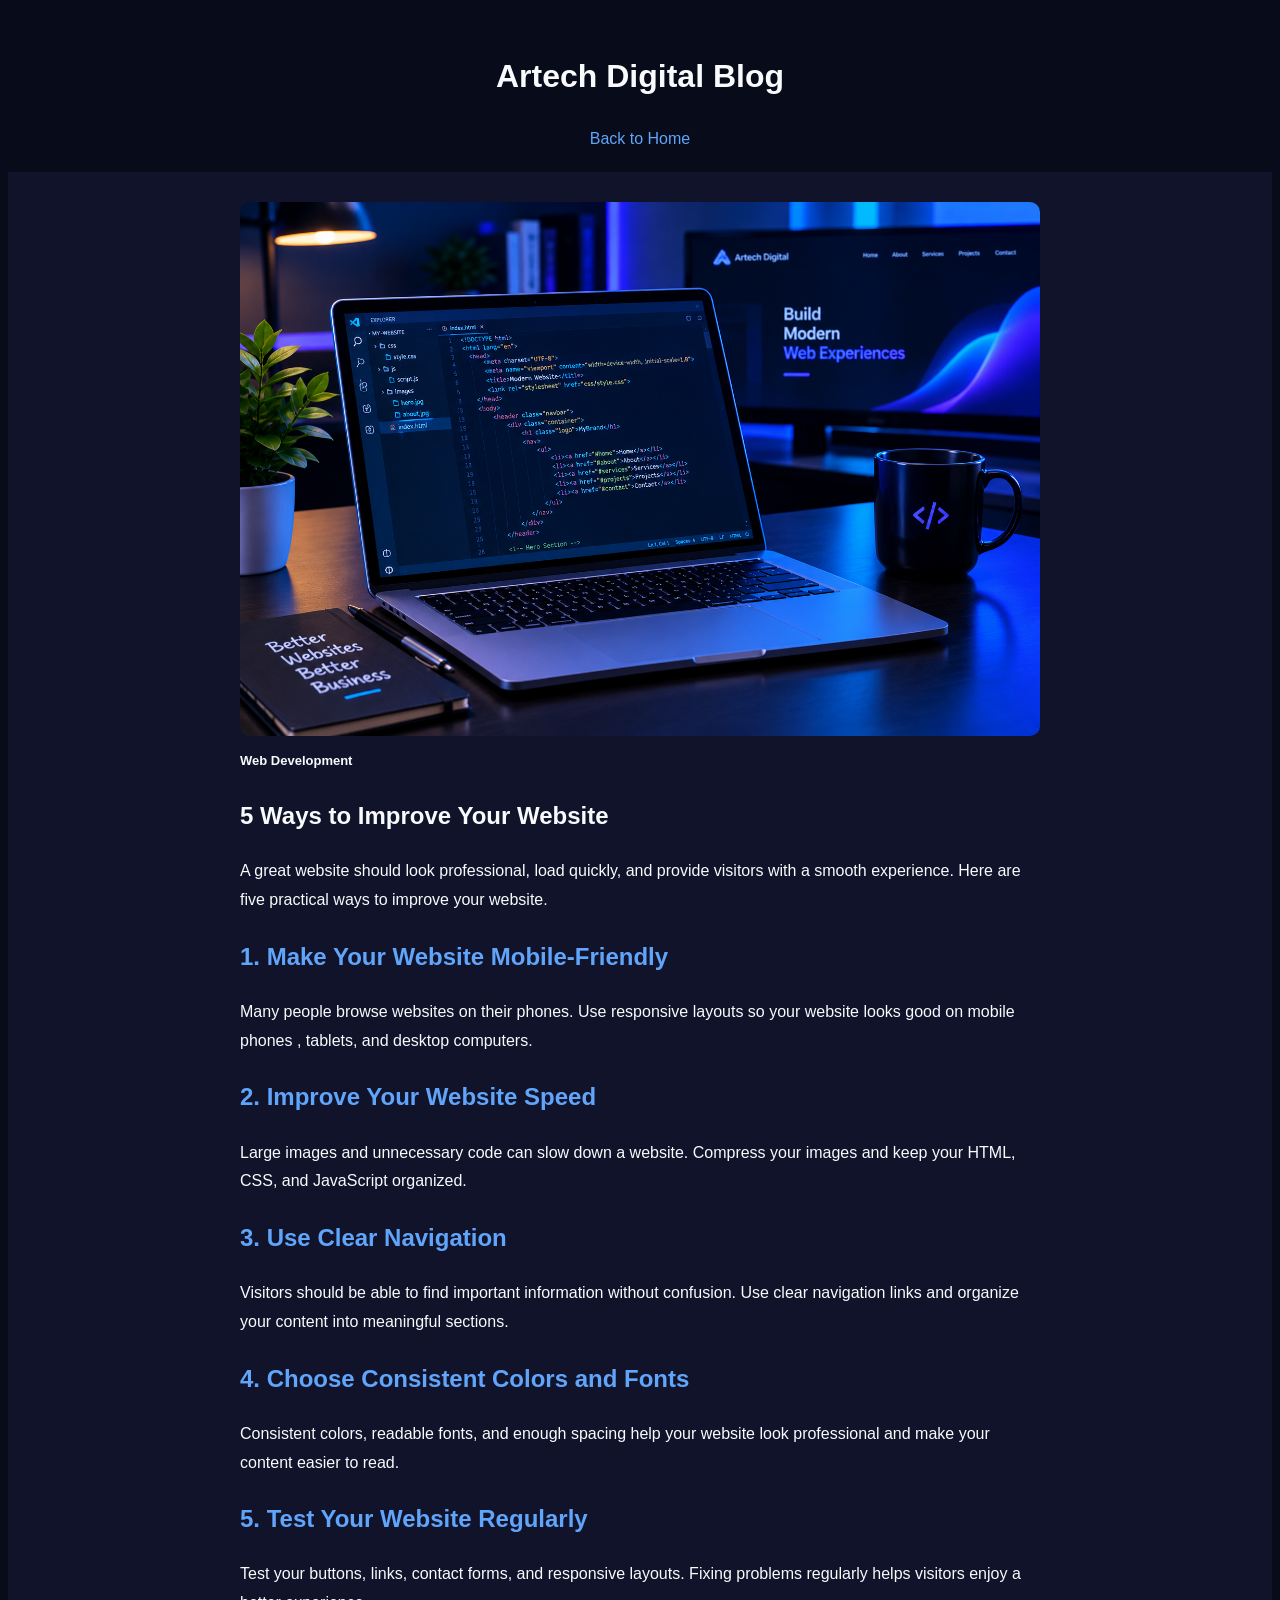
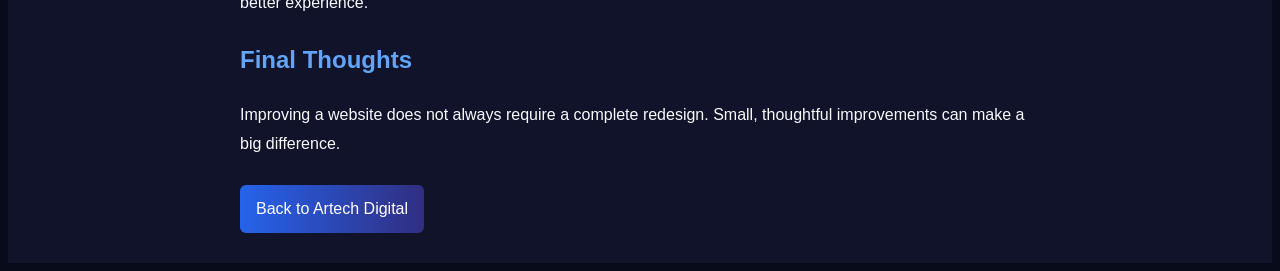
<file: blog/web-dev.html>
<!DOCTYPE html>
<html lang="en">
    <head>
        <meta charset="UTF-8" />
        <meta name="viewport" content="width=device-width, initial-scale=1.0">
        <link rel="stylesheet" href="../artech.css">
        <title>Artech Digital Blog</title>
    </head>
    <body>
      <header class="blog-header">
          <h1>Artech Digital Blog</h1> 
          <a href="../artech.html">Back to Home</a>
        </header> 
        <main class="article-container">
            <article class="blog-article">
                <img src="../blog1.png" alt="Web development workspace" class="article-image" > 
                <span class="blog-category">Web Development</span> 
                <h1>5 Ways to Improve Your Website</h1> 
                <p class="article-intro"> A great website should look professional, load quickly,
                    and provide visitors with a smooth experience. Here are five practical ways to improve your website.
                </p>
                <h2>1. Make Your Website Mobile-Friendly</h2>
                <p> Many people browse websites on their phones. Use responsive layouts so your website looks good on mobile phones
                    , tablets, and desktop computers. </p> 
                <h2>2. Improve Your Website Speed</h2>
                <p> Large images and unnecessary code can slow down a website. 
                Compress your images and keep your HTML, CSS, and JavaScript organized. </p>
                <h2>3. Use Clear Navigation</h2> 
                <p> Visitors should be able to find important information without confusion. 
                    Use clear navigation links and organize your content into meaningful sections. </p>
                <h2>4. Choose Consistent Colors and Fonts</h2>
                <p> Consistent colors, readable fonts, and enough spacing help your website 
                    look professional and make your content easier to read. </p>
                <h2>5. Test Your Website Regularly</h2>
                <p> Test your buttons, links, contact forms, and responsive layouts. 
                    Fixing problems regularly helps visitors enjoy a better experience. </p> 
                <div class="article-conclusion"> 
                    <h2>Final Thoughts</h2>
                    <p> Improving a website does not always require a complete redesign. Small, 
                        thoughtful improvements can make a big difference. </p>
                    <a href="../artech.html" class="blog-button"> Back to Artech Digital </a> 
                </div>
            </article> 
        </main>
    </body>
</html>
</file>
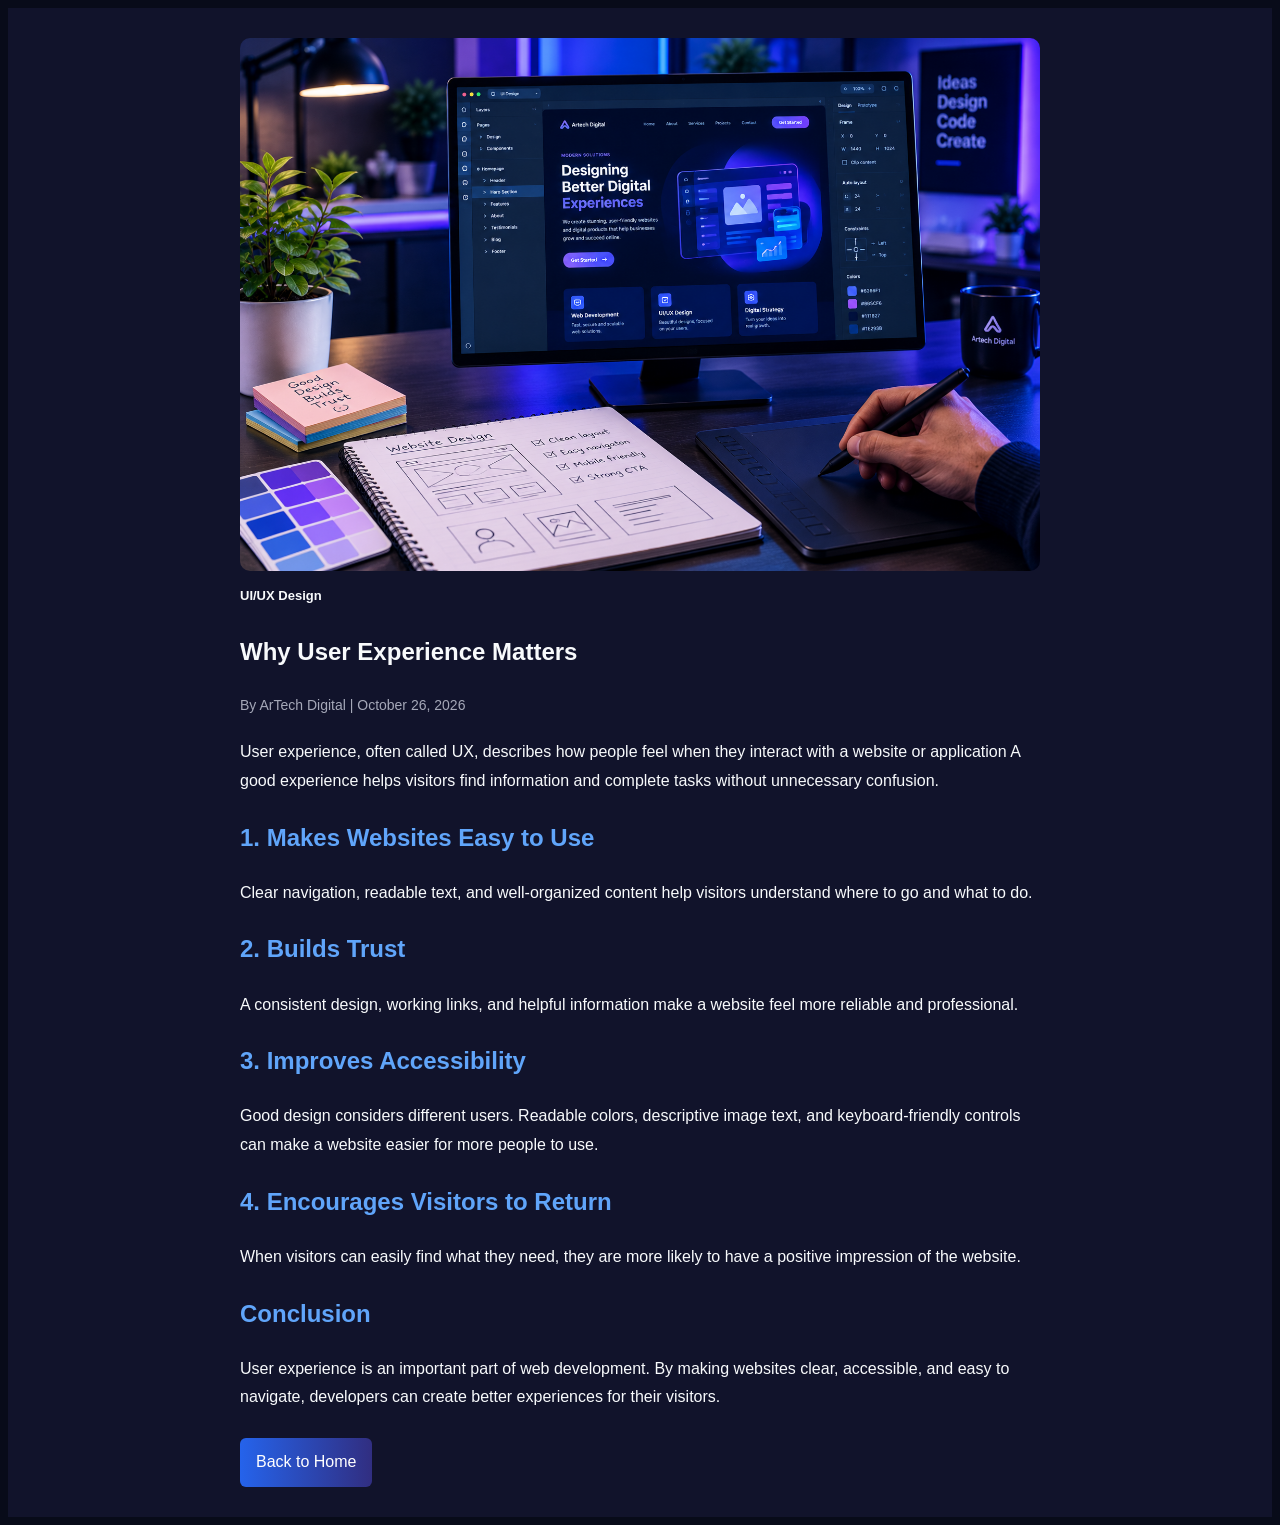
<file: blog2/ui.html>
<!DOCTYPE html>
<html lang="en">
    <head>
        <meta charset="UTF-8" />
        <meta name="viewport" content="width=device-width, initial-scale=1.0">
        <title>Why User Experience Matters | ArTech Digital</title>
        <link rel="stylesheet" href="../artech.css">
    </head>
    <body>
        <main class="article-container">
            <article class="blog-article"> 
                <img src="../blog2.png" alt="Web development workspace" class="article-image" >
                <span class="blog-category">UI/UX Design</span> 
                <h1>Why User Experience Matters</h1>
                <p class="article-meta"> By ArTech Digital | October 26, 2026 </p> 
                <p> User experience, often called UX, describes how people feel when they
                    interact with a website or application A good experience helps visitors find information and complete tasks 
                    without unnecessary confusion. </p> 
                <h2>1. Makes Websites Easy to Use</h2> 
                <p> Clear navigation, readable text, and well-organized content help visitors understand where to go and what to do. </p> 
                <h2>2. Builds Trust</h2> <p> A consistent design, working links,
                    and helpful information make a website feel more reliable and professional. </p>
                <h2>3. Improves Accessibility</h2>
                <p> Good design considers different users. Readable colors, descriptive image text,
                    and keyboard-friendly controls can make a website easier for more people to use. </p> 
                <h2>4. Encourages Visitors to Return</h2>
                <p> When visitors can easily find what they need, 
                    they are more likely to have a positive impression of the website. </p> 
                <h2>Conclusion</h2>
                <p> User experience is an important part of web development. By making websites clear, accessible, and easy to navigate,
                    developers can create better experiences for their visitors. </p>
                <a href="../artech.html" class="blog-button">Back to Home</a>
            </article>
        </main>
    </body>
</html>
</file>
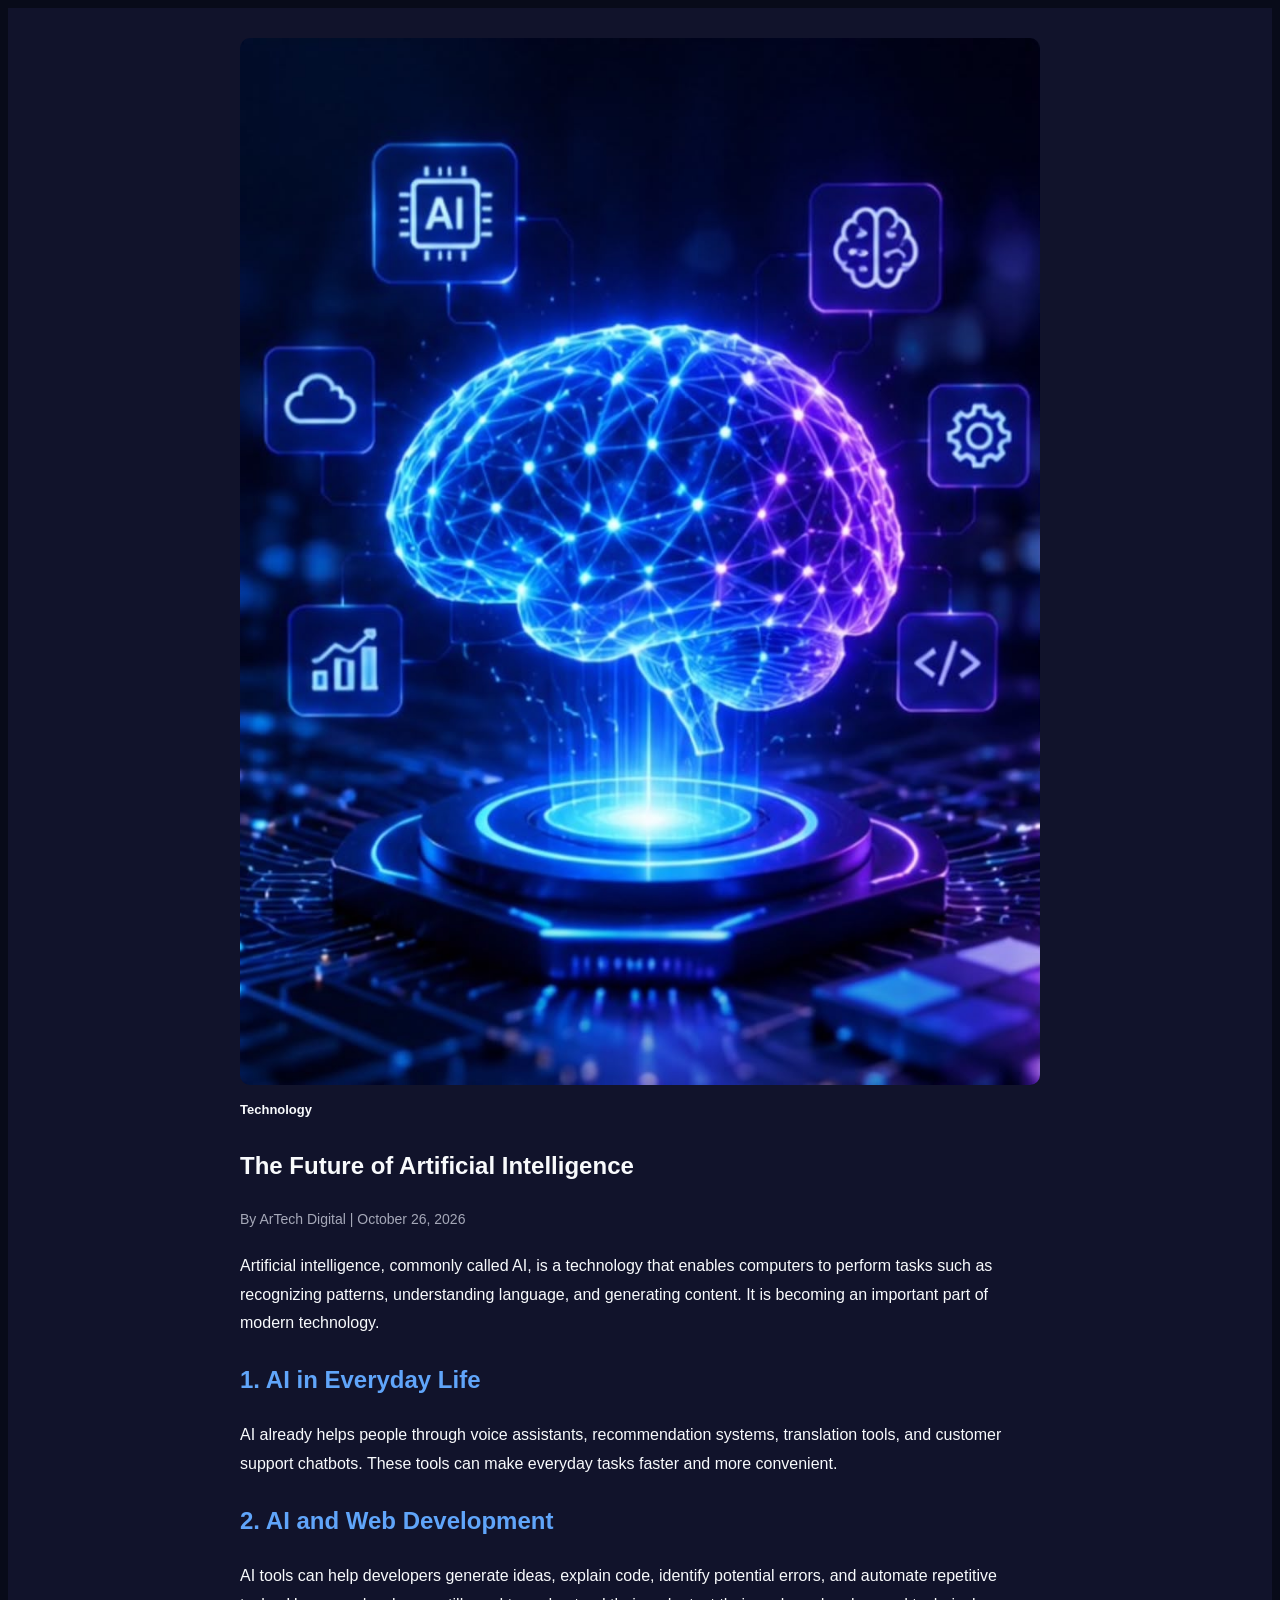
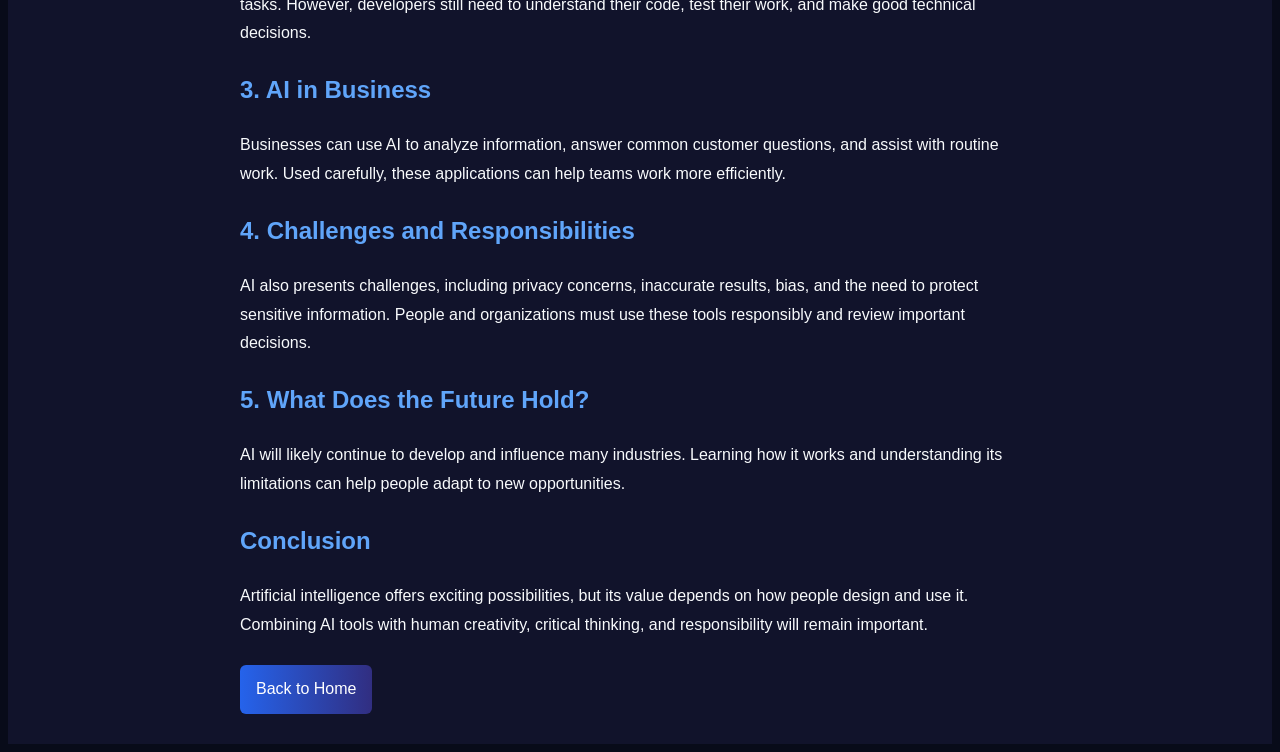
<file: blog3/tech.html>
<!DOCTYPE html>
<html lang="en">
    <head>
        <meta charset="UTF-8" />
        <meta name="viewport" content="width=device-width, initial-scale=1.0">
        <title>The Future of Artificial Intelligence | ArTech Digital</title>
        <link rel="stylesheet" href="../artech.css">
    </head>
    <body>
        <main class="article-container">
            <article class="blog-article">
                <img src="../blog3.jpg.jpeg" alt="Web development workspace" class="article-image" >
                <span class="blog-category">Technology</span> 
                <h1>The Future of Artificial Intelligence</h1>
                <p class="article-meta"> By ArTech Digital | October 26, 2026 </p> 
                <p> Artificial intelligence, commonly called AI, is a technology that enables computers to perform tasks such as recognizing patterns,
                    understanding language, and generating content. It is becoming an important part of modern technology. </p>
                <h2>1. AI in Everyday Life</h2>
                <p> AI already helps people through voice assistants, recommendation systems, translation tools, 
                    and customer support chatbots. These tools can make everyday tasks faster and more convenient. </p>
                <h2>2. AI and Web Development</h2>
                <p> AI tools can help developers generate ideas, explain code, identify potential errors, and automate repetitive tasks. However, developers still need to understand their code, test their work, and make good technical decisions. </p>
                <h2>3. AI in Business</h2>
                <p> Businesses can use AI to analyze information, answer common customer questions, and assist with routine work. Used carefully, these applications can help teams work more efficiently. </p>
                <h2>4. Challenges and Responsibilities</h2> 
                <p> AI also presents challenges, including privacy concerns, inaccurate results, bias, and the need to protect sensitive information. People and organizations must use these tools responsibly and review important decisions. </p> 
                <h2>5. What Does the Future Hold?</h2>
                <p> AI will likely continue to develop and influence many industries. 
                    Learning how it works and understanding its limitations can help people adapt to new opportunities. </p>
                <h2>Conclusion</h2> 
                <p> Artificial intelligence offers exciting possibilities, but its value depends on how people design and use it.
                    Combining AI tools with human creativity, critical thinking, and responsibility will remain important. </p>
                <a href="../artech.html" class="blog-button">Back to Home</a>
            </article> 
        </main>
    </body>
</html>
</file>
<file: artech.css>
* {
    box-sizing: border-box;
}

body {
    font-family: Arial, Helvetica, sans-serif;
    font-weight: 200;
    background-color: #080b19;
    line-height: 1.7;
    color: #A5A8B8;
    font-size: 16px;
}

header {
    justify-content: space-between;
    padding: 8px;
}


nav {
    display: flex;
    justify-content: space-between;
    align-items: center;
    gap: 25px;
    padding: 10px 12px;
    position: relative;
    box-sizing: border-box;
    background-color: #1c1d2b;
    border-bottom: 1px #1c1d2b;
}

nav img {
    width: 130px;
    height: auto;
    display: block;
}

nav ul {
    list-style: none;
    display: flex;
    align-items: center;
    justify-content: center;
    gap: 10px;
    padding: 0;
    margin: 0 0 0 auto;
}

nav li a {
    display: inline-block;
    text-decoration: none;
    color: #a5a8b8;
    font-size: 15px;
    font-weight: 500;
    padding: 10px 12px;
    border-radius: 6px;
    transition: color 0.3s ease,
                background 0.3s ease,
                transform 0.3s ease;
}

nav li a:hover {
    color: #f8fafc;
    background: linear-gradient(135deg, #2563eb, #312e81);
    transform: translateY(-2px);
}

#contactLinks {
    padding: 11px 22px;
    background: linear-gradient(90deg, #2563eb, #312e81);
    color: #f8fafc;
    font-size: 15px;
    font-weight: 600;
    border: 1px solid #454b75;
    border-radius: 7px;
    cursor: pointer;
    transition: transform 0.3s ease,
                box-shadow 0.3s ease;
}

#contactLinks:hover {
    transform: translateY(-3px);
    box-shadow: 0 8px 20px rgba(139, 92, 246, 0.35);
}

html {
    scroll-behavior: smooth;
}

#themeButton {
    cursor: pointer;
    border: none;
    padding: 8px 12px;
    border-radius: 5px;
}

body.dark-mode {
    background-color: #0f172a;
    color: #f8fafc;
}


.hero {
    width: 100%;
    box-sizing: border-box;
    padding: 70px 8%;
    background-color: #080b19;
}

.hero-content {
    display: flex;
    align-items: center;
    justify-content: space-between;
    gap: 40px;
    max-width: 1400px;
    margin: 0 auto;
}

.hero-text {
    flex: 1;
    min-width: 0;
    box-sizing: border-box;
}

.hero-text h2 {
    color: #f8fafc;
    font-size: clamp(30px, 3.2vw, 48px);
    line-height: 1.25;
    margin: 0 0 24px;
}

.hero-text p {
    color: #a5a8b8;
    font-size: 18px;
    line-height: 1.8;
    margin: 0 0 30px;
}

.btn {
    display: inline-block;
    padding: 8px 16px;
    border-radius: 8px;
    color: #ffffff;
    font-weight: 600;
    text-decoration: none;
    text-align: center;
    background: linear-gradient(90deg, #2563eb, #312e81);
    border: 1px solid #85889a;
    transition: transform 0.3s ease, box-shadow 0.3s ease;
}

.btn:hover {
    box-shadow: 0 8px 20px rgba(139, 92, 246, 0.35);
    transform: translateY(-3px);
}

.hero-side-text {
    flex: 1.15;
    min-width: 0;
    overflow: hidden;
}

.hero-side-text img {
    display: block;
    width: 100%;
    height: 380px;
    object-fit: cover;
    object-position: center;
    clip-path: polygon(18% 0, 100% 0, 100% 100%, 0 100%);
}

.services-section {
    padding: 50px 0;
    background-color: #080b19;
}

.services-heading {
    text-align: center;
    margin-bottom: 35px;
    padding: 0 20px;
}

.services-heading h2 {
    color: #f8fafc;
    font-size: 32px;
    margin-bottom: 10px;
}

.services-heading p {
    color: #a5a8b8;
    font-size: 16px;
    line-height: 1.7;
}

.service {
    display: grid;
    grid-template-columns: repeat(2, minmax(0, 1fr));
    gap: 25px;
    padding: 0 8%;
    box-sizing: border-box;
}

.service-card {
    min-width: 0;
    overflow: hidden;
    border-radius: 12px;
    background-color: #11132b;
    border: 1px solid #272b45;
    transition: transform 0.3s ease, box-shadow 0.3s ease;
}

.service-img {
    width: 100%;
    overflow: hidden;
}

.service-img img {
    width: 100%;
    height: 220px;
    display: block;
    object-fit: cover;
    object-position: center;
    transition: transform 0.3s ease;
}

.service-content {
    padding: 20px;
}

.service-content h3 {
    color: #f8fafc;
    font-size: 20px;
    margin: 0 0 12px;
}

.service-content p {
    color: #a5a8b8;
    font-size: 15px;
    line-height: 1.7;
    margin: 0;
}

.service-card:hover {
    transform: translateY(-5px);
    border-color: #2563eb;
    box-shadow: 0 8px 20px rgba(37, 99, 235, 0.15);
}

.service-card:hover .service-img img {
    transform: scale(1.03);
}

.projects {
    padding: 70px 8%;
    background-color: #11132b;
    color: #f8fafc;
}

#projectSearch {
    width: 100%;
    max-width: 400px;
    padding: 12px;
    margin-bottom: 25px;
    border: 1px solid #64748b;
    border-radius: 6px;
    font-size: 16px;
    outline: none;
}

#projectSearch:focus {
    border-color: #2563eb;
}

.detailsBtn {
background-color: #2563eb;
color: #ffffff;
padding: 10px 16px;
border: none;
border-radius: 6px;
cursor: pointer;
font-size: 14px;
margin-top: 10px;
transition: background-color 0.3s ease;
}

.detailsBtn:hover {
background-color: #1d4ed8;
}

.project-details {
color: #cbd5e1;
font-size: 14px;
line-height: 1.6;
margin-top: 12px;
}



.projects h2 {
    text-align: center;
    font-size: 32px;
    margin-bottom: 10px;
    color: #f8fafc;
}

.projects-intro {
    text-align: center;
    color: #A5A8B8;
    margin-bottom: 40px;
}

.projects-container {
    display: grid;
    grid-template-columns: repeat(3, minmax(0, 1fr));
    gap: 25px;
}


.project-card {
    background-color: #11132b;
    border: 1px solid #272b45;
    border-radius: 12px;
    overflow: hidden;
    transition: transform 0.3s ease,
                border-color 0.3s ease;
}

.project-card:hover {
    transform: translateY(-6px);
    border-color: #2563eb;
}

.project-card img {
    width: 100%;
    height: 200px;
    object-fit: cover;
    display: block;
}

.project-info {
    padding: 20px;
    display: flex;
    flex-direction: column;
    align-items: flex-start;
    height: 100%;
    box-sizing: border-box;
}


.project-info h3 {
    margin-top: 0;
    color: #f8fafc;
}

.project-info p {
    color: #A5A8B8;
    line-height: 1.7;
}


.project-button {
    display: inline-block;
    margin-top: 10px;
    padding: 10px 18px;
    background: linear-gradient(90deg, #2563eb, #312e81);
    color: #f8fafc;
    text-decoration: none;
    border-radius: 6px;
    transition: opacity 0.3s ease;
}

.project-button:hover {
    box-shadow: 0 8px 20px rgba(139, 92, 246, 0.35);
    opacity: 0.8;
}

.project-filters {
    display: flex;
    justify-content: center;
    gap: 15px;
    flex-wrap: wrap;
    margin-bottom: 35px;
}

.filter-button {
    padding: 10px 20px;
    background-color: #11132b;
    color: #f8fafc;
    border: 1px solid #272b45;
    border-radius: 6px;
    cursor: pointer;
    font-size: 15px;
    transition: 0.3s ease;
}

.filter-button:hover {
    background: linear-gradient(90deg, #2563eb, #312e81);
    border-color: #2563eb;
}

.filter-button.active {
    background: linear-gradient(90deg, #2563eb, #312e81);
    border-color: #2563eb;
}

.coming-soon {
    cursor: not-allowed;
    opacity: 0.7;
}


.review-section {
    padding: 30px;
    text-align: center;
}
.review.active {
    display: block;
}
.review {
    display: none;
}
.review-container {
    width: 100%;
    max-width: 600px;
    margin: 30px auto;
}
.review img {
    width: 100px;
    height: 100px;
    object-fit: cover;
    border-radius: 50%;
}
.review-section h3 {
    color: #f8fafc
}
.review-section p {
    color: #A5A8B8;
}
.stars {
    margin-top: 10px;
    font-size: 20px;
}
#prevBtn,
#nextBtn {
    margin: 10px;
    padding: 4px 6px;
    background-color: #2563eb;
}

.about {
    display: grid;
    grid-template-columns: 1fr 1fr;
    align-items: center;
    gap: 50px;
    padding: 80px 8%;
    background-color: #080b19;
    color: #f8fafc;
}


.about-label {
    color: #2563eb;
    font-size: 14px;
    font-weight: bold;
    letter-spacing: 2px;
}

.about-content h2 {
    font-size: 36px;
    line-height: 1.3;
    margin: 15px 0;
}

.about-content p {
    color: #A5A8B8;
    line-height: 1.8;
    margin-bottom: 18px;
}

.about-button {
    display: inline-block;
    margin-top: 12px;
    padding: 12px 22px;
    background: linear-gradient(90deg, #2563eb, #312e81);
    color: white;
    text-decoration: none;
    border-radius: 6px;
    transition: opacity 0.3s ease;
}

.about-button:hover {
    box-shadow: 0 8px 20px rgba(139, 92, 246, 0.35);
    opacity: 0.8;
}


.about-image img {
    width: 100%;
    max-width: 500px;
    display: block;
    border-radius: 12px;
    border: 1px solid #2563eb;
}

.blog {
    padding: 80px 8%;
    background-color: #080b19;;
    color: #f8fafc;
    margin-bottom: 60px;
    padding-bottom: 60px;
}


.blog-heading {
    text-align: center;
    margin-bottom: 40px;
}

.blog-label {
    color: #2563eb;
    font-size: 14px;
    font-weight: bold;
    letter-spacing: 2px;
}

.blog-heading h2 {
    font-size: 34px;
    margin: 15px 0;
}

.blog-heading p {
    color: #A5A8B8;
    line-height: 1.7;
    max-width: 600px;
    margin: 0 auto;
}


.blog-container {
    display: grid;
    grid-template-columns: repeat(3, minmax(0, 1fr));
    gap: 25px;
    width: 100%;
    align-items: center;
}


.blog-card {
    background-color: #11132b;
    border: 1px solid #272b45;
    border-radius: 12px;
    overflow: hidden;
    transition: transform 0.3s ease,
                border-color 0.3s ease;
}

.blog-card:hover {
    transform: translateY(-6px);
    border-color: #2563eb;
}


.blog-card img {
    width: 100%;
    height: 150px;
    object-fit: cover;
    display: block;
}


.blog-content {
    padding: 20px;
}

.blog-category {
    color: #f8fafc;
    font-size: 13px;
    font-weight: bold;
}

.blog-content h3 {
    color: #f8fafc;
    font-size: 20px;
    line-height: 1.4;
    margin: 12px 0;
}

.blog-content p {
    color: #A5A8B8;
    line-height: 1.7;
}


.blog-button {
    display: inline-block;
    margin-top: 10px;
    padding: 10px 16px;
    background: linear-gradient(90deg, #2563eb, #312e81);
    color: white;
    text-decoration: none;
    border-radius: 6px;
    transition: opacity 0.3s ease;
}

.blog-button:hover {
     box-shadow: 0 8px 20px rgba(139, 92, 246, 0.35);
     opacity: 0.8;
}

.contact {
    padding: 80px 8%;
    background-color: #11132b;
    color: #f8fafc;
}

.contact-heading {
    text-align: center;
    margin-bottom: 45px;
}

.contact-label {
    color: linear-gradient(#11132b,#2563eb);
    font-size: 14px;
    font-weight: bold;
    letter-spacing: 2px;
}

.contact-heading h2 {
    font-size: 34px;
    margin: 15px 0;
}

.contact-heading p {
    color: #A5A8B8;
    line-height: 1.7;
    max-width: 600px;
    margin: 0 auto;
}

.contact-container {
    display: grid;
    grid-template-columns: 1fr 1.2fr;
    gap: 40px;
    align-items: start;
}

.contact-info {
    background-color:  #080b19;
    border: 1px solid #2563eb;
    border-radius: 12px;
    padding: 30px;
}

.contact-info h3 {
    font-size: 24px;
    margin-top: 0;
}

.contact-info p {
    color: #A5A8B8;
    line-height: 1.7;
}

.contact-item {
    margin-top: 25px;
}

.contact-item h4 {
    color: #f8fafc;
    margin-bottom: 5px;
}


.contact-form {
    background-color:  #080b19;
    border: 1px solid #2563ed;
    border-radius: 12px;
    padding: 30px;
}

.form-group {
    margin-bottom: 20px;
}

.form-group label {
    display: block;
    margin-bottom: 8px;
    color: #f8fafc;
    font-weight: 500;
}

.form-group input,
.form-group textarea {
    width: 100%;
    padding: 13px;
    border: 1px solid #2563eb;
    border-radius: 6px;
    background-color: #080b19;
    color: #A5A8B8;
    font: inherit;
    outline: none;
}

.form-group input:focus,
.form-group textarea:focus {
    border-color: #2563ed;
}

.form-group textarea {
    resize: vertical;
}


.contact-button {
    width: 100%;
    padding: 10px 16px;
    background: linear-gradient(90deg, #2563eb, #312e81);
    color: white;
    border: none;
    border-radius: 6px;
    font-size: 16px;
    cursor: pointer;
    transition: opacity 0.3s ease;
}

.contact-button:hover {
    opacity: 0.85;
}

#formMessage {
    margin-bottom: 0;
    color: #A5A8B8;
}

.footer {
background-color: #11132b;
border-top: 1px solid #272b45;
padding: 55px 8% 0;
box-sizing: border-box;
}

.footer-container {
display: grid;
grid-template-columns: 1.5fr 1fr 1fr 1.3fr;
gap: 35px;
max-width: 1400px;
margin: 0 auto;
padding-bottom: 40px;
}

.footer-about img {
width: 130px;
max-width: 100%;
height: auto;
display: block;
margin-bottom: 18px;
}

.footer-about p,
.footer-contact p {
color: #a5a8b8;
font-size: 14px;
line-height: 1.8;
overflow-wrap: anywhere;
}

.footer h3 {
color: #f8fafc;
font-size: 17px;
margin: 0 0 20px;
}

.footer ul {
list-style: none;
padding: 0;
margin: 0;
}

.footer li {
color: #a5a8b8;
font-size: 14px;
margin-bottom: 12px;
}

.footer a {
color: #a5a8b8;
text-decoration: none;
transition: color 0.3s ease;
}

.footer a {
color: #60a5fa;
}

.footer-bottom {
border-top: 1px solid #272b45;
padding: 20px 0;
text-align: center;
}

.footer-bottom p {
color: #a5a8b8;
font-size: 13px;
margin: 0;
}


.blog-header {
    background-color: #080b19;
    color: #f8fafc;
    padding: 20px;
    text-align: center;
}

.blog-header a {
    color: #60a5fa;
    text-decoration: none;
}

.article-container {
    background-color: #11132b;
    color: #f8fafc;
    padding: 30px 8%;
}

.blog-article {
    max-width: 800px;
    margin: auto;
    line-height: 1.8;
}

.blog-article h2 {
    color: #60a5fa;
}

.article-image {
    width: 100%;
    border-radius: 10px;
}
.article-meta {
    color: #A5A8B8;
    font-size: 14px;
    margin-bottom: 20px;
}

@media (max-width: 600px) {
    .article-container {
        padding: 20px;
    }
}

#menuButton {
    display: none;
    background-color: #2563eb;
    color: white;
    border: none;
    padding: 8px 10px;
    font-size: 14px;
    border-radius: 5px;
    cursor: pointer;
}


@media (max-width: 768px) {
    .service {
        grid-template-columns: repeat(2, minmax(0, 1fr));
        gap: 18px;
        padding: 0 5%;
    }

    .service-img img {
        height: 150px;
    }

    .service-content {
        padding: 16px;
    }
}

@media (max-width: 460px) {
    .service {
        grid-template-columns: 1fr;
        padding: 0 20px;
    }

    .services-heading h2 {
        font-size: 27px;
    }

    .service-img img {
        height: 210px;
    }
}

@media (max-width: 760px) {
    .projects-container {
        grid-template-columns: repeat(2, minmax(0, 1fr));
    }
}

@media (max-width: 460px) {
    .projects {
        padding: 50px 20px;
    }

    .projects-container {
        grid-template-columns: 1fr;
    }

    .project-card img {
        height: 220px;
    }
}

@media (max-width: 768px) {
    .about {
        grid-template-columns: 1fr;
        gap: 30px;
        padding: 60px 20px;
    }

    .about-content h2 {
        font-size: 28px;
    }

    .about-image img {
        max-width: 100%;
    }
}

@media (max-width: 768px) {
    .blog-container {
        grid-template-columns: repeat(2, minmax(0, 1fr));
    }
}

@media (max-width: 460px) {
    .blog {
        padding: 60px 20px;
    }

    .blog-container {
        grid-template-columns: 1fr;
    }

    .blog-heading h2 {
        font-size: 28px;
    }
}

@media (max-width: 768px) {
    .contact {
        padding: 60px 20px;
    }

    .contact-container {
        grid-template-columns: 1fr;
        gap: 32px;
    }

    .contact-heading h2 {
        font-size: 28px;
    }

    .contact-info,
    .contact-form {
        padding: 22px;
    }
    
}
    
@media (max-width: 760px) {
    nav {
        position: relative;
        padding: 15px 5%;
        text-align: center;
    }
    #menuButton {
        display: block;
    }

    #navLinks {
        display: none;
        position: absolute;
        top: 100%;
        width: 100%;
        background-color: #0f172a;
        padding: 15px;
        flex-direction: column;
        align-items: stretch;
        gap: 10px;
        z-index: 999;
    }

    #navLinks.show {
        display: flex;
    }

    #navLinks li {
        width: 100%;
    }

    #navLinks li a {
        display: block;
        width: 100%;
    }

    #contactLinks {
        width: 100%;
    }
}

@media (max-width: 768px) {
    .hero {
        padding: 50px 20px;
    }

    .hero-content {
        flex-direction: column-reverse;
        align-items: stretch;
        gap: 30px;
    }

    .hero-side-text img {
        height: 280px;
        clip-path: none;
    }

    .hero-text p {
        font-size: 16px;
    }
}

    
@media (max-width: 760px) {
    .footer-container {
         grid-template-columns: repeat(2, minmax(0, 1fr));
         gap: 30px;
    }
}

@media (max-width: 460px) {
    .footer {
        padding: 40px 20px 0;
    }

    .footer-container {
        grid-template-columns: 1fr;
        gap: 25px;
    }

}
</file>
